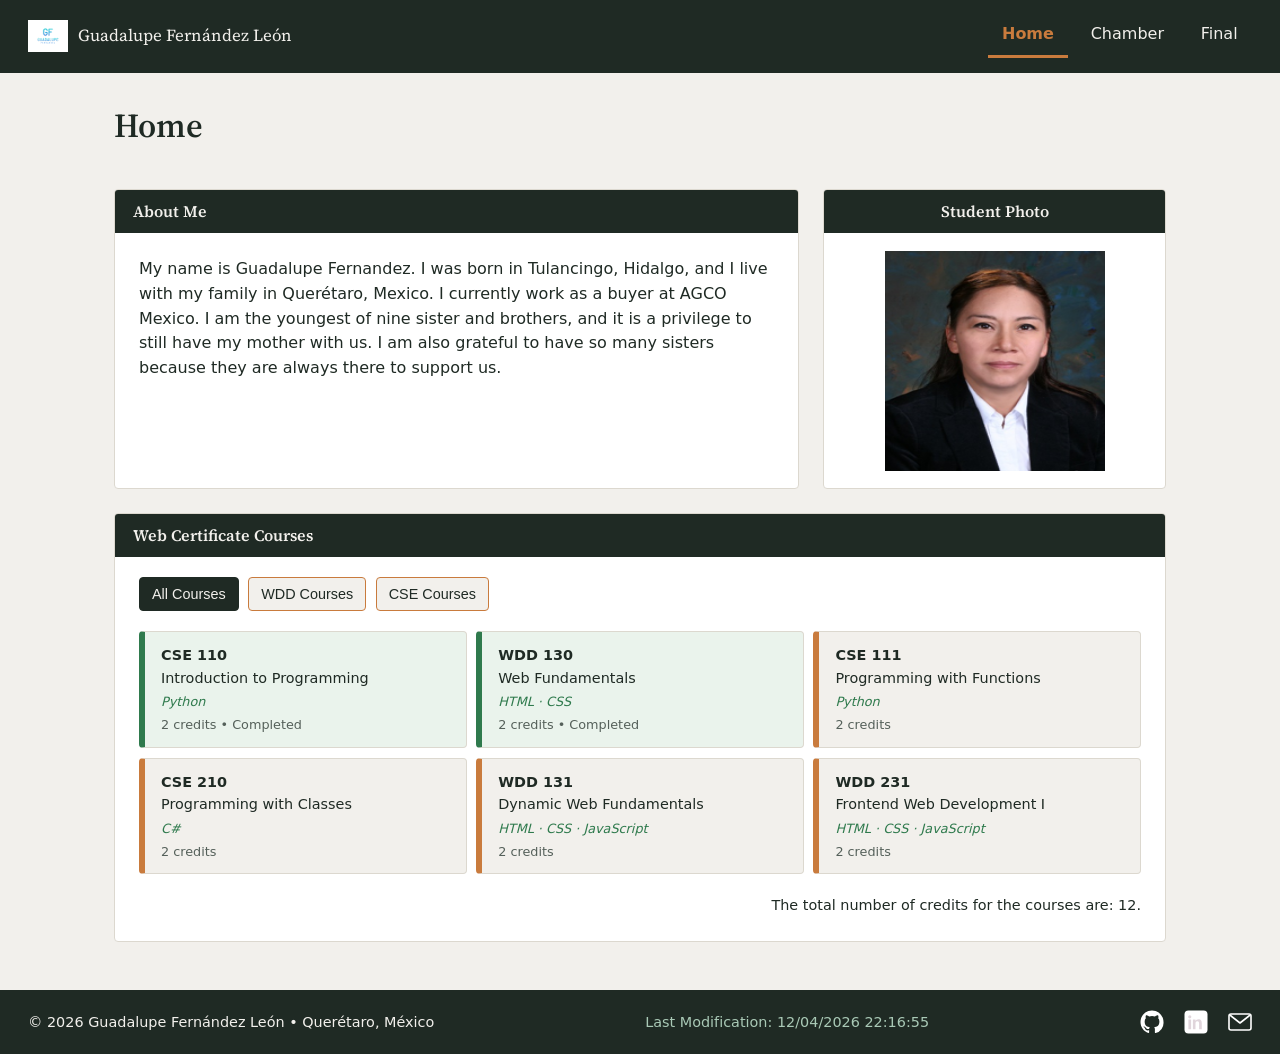
<file: index.html>
<!DOCTYPE html>
<html lang="es">
<head>
  <meta charset="UTF-8" />
  <meta name="viewport" content="width=device-width, initial-scale=1.0" />
  <title>WDD 231 – Home – Guadalupe Fernández León</title>
  <meta name="description" content="WDD 231 - Home page. Guadalupe Fernández León, student profile Web and Computer Programming Certificate." />
  <meta name="author" content="Guadalupe Fernández León" />
  <meta property="og:description" content="Discover a service-oriented, globally-connected Christian church that is led by a prophet of God and seeks to follow Jesus Christ and His restored gospel.">
  <meta property="og:image" content="https://www.churchofjesuschrist.org/imgs/45e59c1c726d11ec9eb5eeeeac1ea79d5f76a9ce/full/!1280%2C674/0/default">
  <meta property="og:title" content="Homepage - The Church of Jesus Christ of Latter-day Saints">

  <link rel="preconnect" href="https://fonts.googleapis.com">
  <link rel="preconnect" href="https://fonts.gstatic.com" crossorigin>
  <link href="https://fonts.googleapis.com/css2?family=Source+Serif+4:opsz,wght@8..60,400;8..60,600;8..60,700&display=swap" rel="stylesheet">

  <link rel="stylesheet" href="styles/small.css" />
  <link rel="stylesheet" href="styles/larger.css" />

  <script src="scripts/navigation.js" defer></script>
  <script src="scripts/date.js" defer></script>
  <script src="scripts/course.js" defer></script>
</head>
<body>

  <header>
    <div class="branding">
      <img src="images/logo-gf.svg" alt="" width="40" height="40" class="logo" />
      <span class="site-name">Guadalupe Fernández León</span>
    </div>

    <button id="hamburger" aria-label="Open Menu" aria-expanded="false" aria-controls="primary-nav">
      <span class="bar"></span>
      <span class="bar"></span>
      <span class="bar"></span>
    </button>

    <nav id="primary-nav">
      <ul>
        <li><a href="index.html" class="current" aria-current="page">Home</a></li>
        <li><a href="chamber/index.html">Chamber</a></li>
        <li><a href="finalproject/index.html">Final</a></li>
      </ul>
    </nav>
  </header>

  <main>
    <h1>Home</h1>

    <section class="card about">
      <h2>About Me</h2>
      <p>
        My name is Guadalupe Fernandez. I was born in Tulancingo, Hidalgo, and I live with my family in Querétaro, Mexico. I currently work as a buyer at AGCO Mexico. I am the youngest of nine sister and brothers, and it is a privilege to still have my mother with us. I am also grateful to have so many sisters because they are always there to support us.
      </p>
    </section>

    <section class="card photo">
      <h2>Student Photo</h2>
      <img src="images/image.png" alt="Guadalupe Fernández León" width="220" height="220" />
    </section>

    <section class="card courses">
      <h2>Web Certificate Courses</h2>

      <div class="filter-buttons">
        <button data-filter="all" class="filter-btn active">All Courses</button>
        <button data-filter="wdd" class="filter-btn">WDD Courses</button>
        <button data-filter="cse" class="filter-btn">CSE Courses</button>
       </div>

      <div id="course-cards" class="course-cards"></div>

      <p id="credit-total"></p>
    </section>

  </main>

  <footer>
    <ul class="social-links">
      <li>
        <a href="https://github.com/lupita1976" target="_blank" rel="noopener" aria-label="GitHub">
          <img src="images/github.svg" alt="" width="24" height="24" />
        </a>
      </li>
      <li>
        <a href="https://www.linkedin.com/in/your-profile" target="_blank" rel="noopener" aria-label="LinkedIn">
          <img src="images/linkedin.svg" alt="" width="24" height="24" />
        </a>
      </li>
      <li>
        <a href="mailto:lupitafd12@gmail.com" aria-label="Mail">
          <img src="images/email.svg" alt="" width="24" height="24" />
        </a>
      </li>
    </ul>

    <p>&copy; <span id="currentyear"></span> Guadalupe Fernández León &bull; Querétaro, México</p>
    <p id="lastModified"></p>
  </footer>

</body>
</html>
</file>
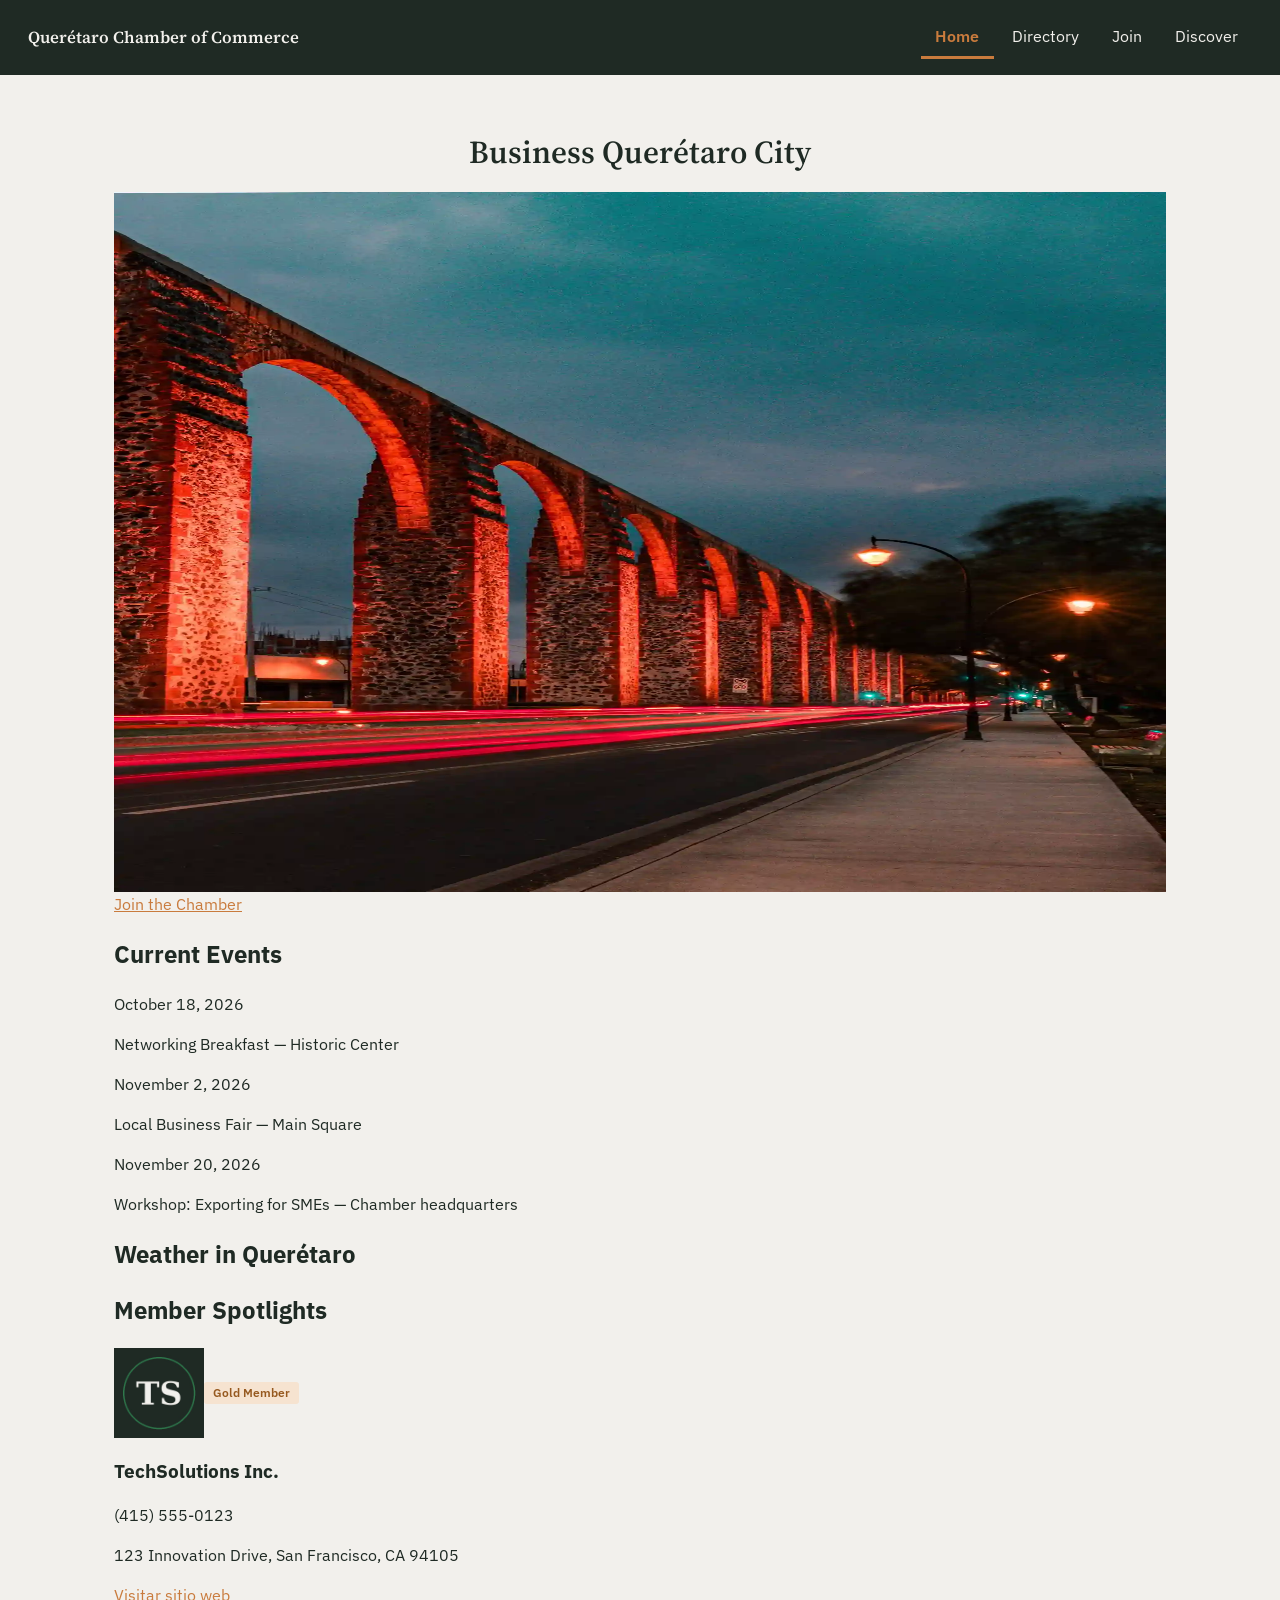
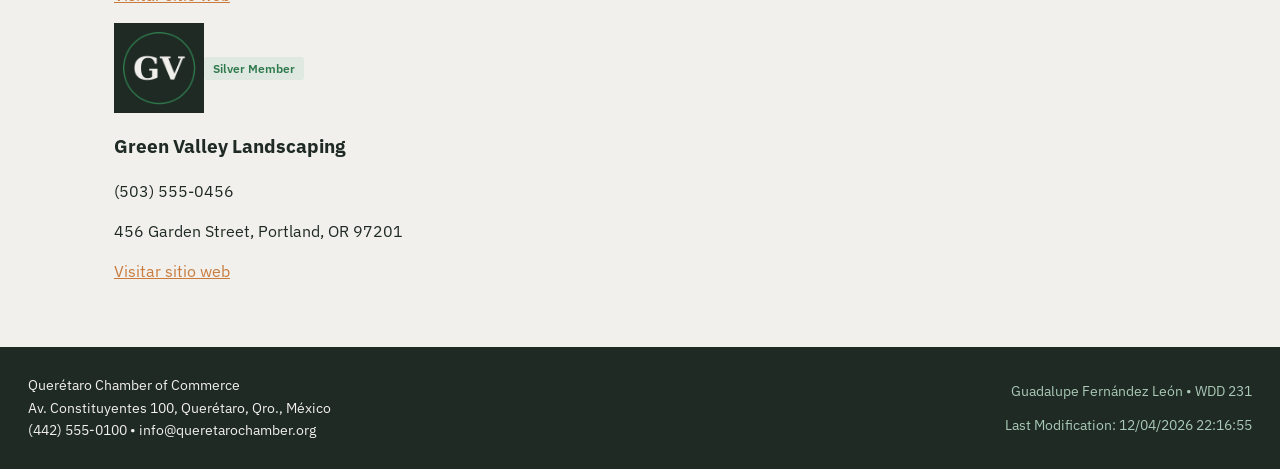
<file: chamber/index.html>
<!DOCTYPE html>
<html lang="es">
<head>
  <meta charset="UTF-8" />
  <meta name="viewport" content="width=device-width, initial-scale=1.0" />

  <title>Querétaro Chamber of Commerce</title>
  <meta name="description" content="Querétaro Chamber of Commerce and wheather and the future events" />
  <meta name="author" content="Guadalupe Fernández León" />

  <link rel="icon" type="image/png" href="images/favicon.png" />
  <link rel="icon" type="image/x-icon" href="images/favicon.ico" />

  
  <meta property="og:title" content="Querétaro Chamber of Commerce" />
  <meta property="og:description" content="Directory of companys in Querétaro Chamber of Commerce and wheather" />
  <meta property="og:image" content="https://lupita1976.github.io/wdd231/chamber/images/chamber-share.jpg" />
  <meta property="og:url" content="https://lupita1976.github.io/wdd231/chamber/index.html" />
  <meta property="og:type" content="website" />

  <link rel="preconnect" href="https://fonts.googleapis.com">
  <link rel="preconnect" href="https://fonts.gstatic.com" crossorigin>
  <link href="https://fonts.googleapis.com/css2?family=Source+Serif+4:opsz,wght@8..60,600;8..60,700&family=IBM+Plex+Sans:wght@400;500;600&display=swap" rel="stylesheet">

  <link rel="stylesheet" href="styles/normalize.css" />
  <link rel="stylesheet" href="styles/small.css" />
  <link rel="stylesheet" href="styles/larger.css" />

  <script src="scripts/home.js" defer></script>
  <script src="scripts/weather.js" defer></script>
  <script src="scripts/spotlights.js" defer></script>

</head>
<body>
  
  <header>
    <div class="branding">
      <span class="site-title">Querétaro Chamber of Commerce</span>
    </div>

    <button id="hamburger" aria-label="Abrir menú de navegación" aria-expanded="false" aria-controls="primary-nav">
      <span class="bar"></span>
      <span class="bar"></span>
      <span class="bar"></span>
    </button>

    <nav id="primary-nav">
      <ul>
        <li><a href="index.html" class="current" aria-current="page">Home</a></li>
        <li><a href="directory.html">Directory</a></li>
        <li><a href="join.html">Join</a></li>
        <li><a href="discover.html">Discover</a></li>
      </ul>
    </nav>
  </header>

  <main class="home-layout">
    <h1>Business Querétaro City</h1>

    <section class="hero">
      <img src="images/aqueduct.webp" alt="Acueducto de Querétaro al atardecer" class="hero-image" width="1600" height="700" />
      <a href="join.html" class="cta-button">Join the Chamber</a>
    </section>

    <section class="panel events-panel">
      <h2>Current Events</h2>
      <ul class="events-list">
        <li>
          <p class="event-date">October 18, 2026</p>
          <p class="event-title">Networking Breakfast &mdash; Historic Center</p>
        </li>
        <li>
          <p class="event-date">November 2, 2026</p>
          <p class="event-title">Local Business Fair &mdash; Main Square</p>
        </li>
        <li>
          <p class="event-date">November 20, 2026</p>
          <p class="event-title">Workshop: Exporting for SMEs &mdash; Chamber headquarters</p>
        </li>
      </ul>
    </section>

    <section class="panel" id="weather-section">
      <h2>Weather in Querétaro</h2>
      <div id="current-weather"></div>
      <div id="forecast" class="forecast-grid"></div>
    </section>

    <section class="panel spotlights-panel">
      <h2>Member Spotlights</h2>
      <div id="spotlights" class="spotlights-grid"></div>
    </section>

  </main>

  <footer>
    <div class="footer-contact">
      <p>Querétaro Chamber of Commerce</p>
      <p>Av. Constituyentes 100, Querétaro, Qro., México</p>
      <p>(442) 555-0100 &bull; info@queretarochamber.org</p>
    </div>
    <div class="footer-dev">
      <p>Guadalupe Fernández León &bull; WDD 231</p>
      <p id="lastModified"></p>
    </div>
  </footer>

</body>
</html>
</file>
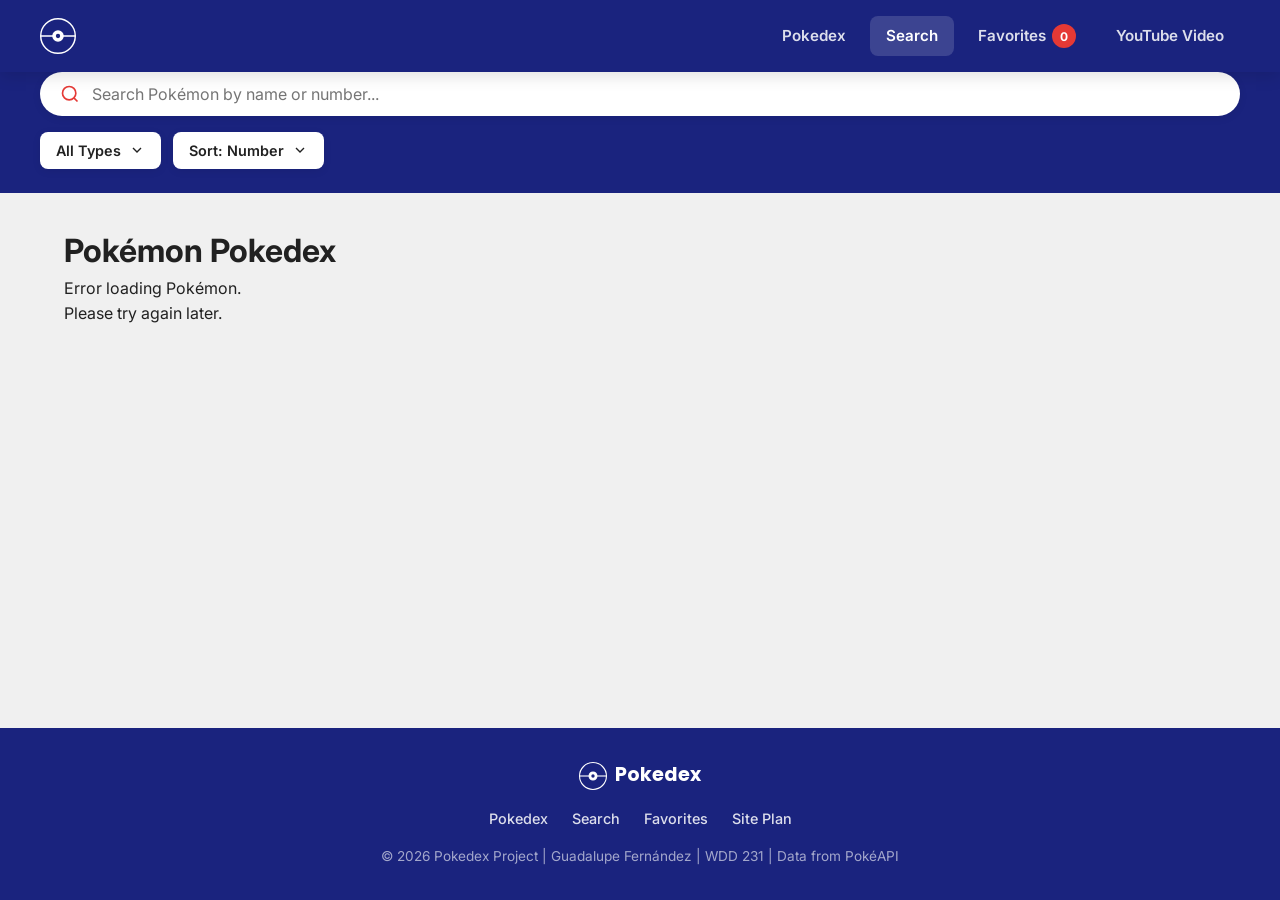
<file: finalproject/index.html>
<!DOCTYPE html>
<html lang="en">
<head>
    
    <meta charset="UTF-8">
    <meta name="viewport" content="width=device-width, initial-scale=1.0">
    <meta name="description" content="Pokedex - Browse and search all Pokémon, final project for WDD 231 by Guadalupe Fernández León">
    <meta name="author" content="Guadalupe Fernández" />
    <!-- Open Graph tags -->
    <meta property="og:title" content="Pokedex - Browse and search all Pokémon">
    <meta property="og:description" content="Interactive Pokedex application using PokéAPI, allowing users to browse, search, and filter Pokémon by name, number, and type.">
    <meta property="og:image" content="https://lupita1976.github.io/wdd231/finalproject/images/pokedex-preview.png">
    <meta property="og:url" content="https://lupita1976.github.io/wdd231/finalproject/index.html">
    <meta property="og:type" content="website">
    
    <!-- Google Fonts preconnect -->
    <link rel="preconnect" href="https://fonts.googleapis.com">
    <link rel="preconnect" href="https://fonts.gstatic.com" crossorigin>
    <link href="https://fonts.googleapis.com/css2?family=Inter:wght@400;600;700&family=Poppins:wght@700;800&display=swap" rel="stylesheet">
    
    <!-- CSS files -->
    <link rel="stylesheet" href="styles/poke.css">
    <link rel="stylesheet" href="styles/detail.css">
    <link type="image/png" sizes="16x16" rel="icon" href="images/pokemon.png">
    <title>Pokedex WDD 231 - Final Project</title>


   
    <script src="scripts/main.js" defer></script>
    <script src="scripts/search.js" defer></script>
</head>
<body>

    
    <header class="site-header">
        <div class="header-container">
            <a href="index.html" class="logo">
                <svg class="pokeball-icon" viewBox="0 0 100 100" width="36" height="36">
                    <circle cx="50" cy="50" r="48" fill="none" stroke="#fff" stroke-width="4"/>
                    <line x1="2" y1="50" x2="98" y2="50" stroke="#fff" stroke-width="4"/>
                    <circle cx="50" cy="50" r="14" fill="#fff" stroke="#fff" stroke-width="4"/>
                    <circle cx="50" cy="50" r="6" fill="#1a237e"/>
                </svg>
                
            </a>

            <!-- Hamburger button for mobile -->
            <button class="hamburger-btn" id="hamburgerBtn" aria-label="Toggle menu" aria-expanded="false">
                <span class="hamburger-line"></span>
                <span class="hamburger-line"></span>
                <span class="hamburger-line"></span>
            </button>

            <nav class="main-nav" id="mainNav">
                <a href="index.html" class="nav-link">Pokedex</a>
                <a href="search.html" class="nav-link active">Search</a>
                <a href="favorites.html" class="nav-link">
                    Favorites
                    <span class="fav-count" id="favCount">0</span>
                </a>
                <a href="https://www.youtube.com/watch?v=3Y9JUWeimSM" class="nav-link">YouTube Video</a>
            </nav>
        </div>
    </header>

    
    <section class="search-section">
        <div class="search-container">
            <div class="search-box">
                <svg class="search-icon" viewBox="0 0 24 24" width="20" height="20" fill="none" stroke="currentColor" stroke-width="2">
                    <circle cx="11" cy="11" r="8"/>
                    <line x1="21" y1="21" x2="16.65" y2="16.65"/>
                </svg>
                <input type="text" id="searchInput" placeholder="Search Pokémon by name or number..." aria-label="Search Pokémon">
            </div>

            <div class="filter-controls">
                
                <div class="filter-dropdown">
                    <button class="filter-btn" id="typeFilterBtn" aria-expanded="false" aria-controls="typeDropdown">
                        <span id="typeFilterLabel">All Types</span>
                        <svg viewBox="0 0 24 24" width="16" height="16" fill="none" stroke="currentColor" stroke-width="2">
                            <polyline points="6 9 12 15 18 9"/>
                        </svg>
                    </button>
                    <div class="dropdown-menu" id="typeDropdown" role="listbox">
                        <button class="dropdown-item active" data-type="all" role="option">All Types</button>
                        <button class="dropdown-item" data-type="normal" role="option">Normal</button>
                        <button class="dropdown-item" data-type="fire" role="option">Fire</button>
                        <button class="dropdown-item" data-type="water" role="option">Water</button>
                        <button class="dropdown-item" data-type="grass" role="option">Grass</button>
                        <button class="dropdown-item" data-type="electric" role="option">Electric</button>
                        <button class="dropdown-item" data-type="ice" role="option">Ice</button>
                        <button class="dropdown-item" data-type="fighting" role="option">Fighting</button>
                        <button class="dropdown-item" data-type="poison" role="option">Poison</button>
                        <button class="dropdown-item" data-type="ground" role="option">Ground</button>
                        <button class="dropdown-item" data-type="flying" role="option">Flying</button>
                        <button class="dropdown-item" data-type="psychic" role="option">Psychic</button>
                        <button class="dropdown-item" data-type="bug" role="option">Bug</button>
                        <button class="dropdown-item" data-type="rock" role="option">Rock</button>
                        <button class="dropdown-item" data-type="ghost" role="option">Ghost</button>
                        <button class="dropdown-item" data-type="dragon" role="option">Dragon</button>
                        <button class="dropdown-item" data-type="dark" role="option">Dark</button>
                        <button class="dropdown-item" data-type="steel" role="option">Steel</button>
                        <button class="dropdown-item" data-type="fairy" role="option">Fairy</button>
                    </div>
                </div>

                
                <div class="filter-dropdown">
                    <button class="filter-btn" id="sortBtn" aria-expanded="false" aria-controls="sortDropdown">
                        <span id="sortLabel">Sort: Number</span>
                        <svg viewBox="0 0 24 24" width="16" height="16" fill="none" stroke="currentColor" stroke-width="2">
                            <polyline points="6 9 12 15 18 9"/>
                        </svg>
                    </button>
                    <div class="dropdown-menu" id="sortDropdown">
                        <button class="dropdown-item active" data-sort="number">Number</button>
                        <button class="dropdown-item" data-sort="name">Name</button>
                    </div>
                </div>
            </div>
        </div>
    </section>

   
    <main class="pokedex-main">
        <img src="images/pokedex-preview.png" 
         alt="Pokedex application showing a grid of Pokémon cards with search and filter options"
         class="sr-only"
         width="1200" 
         height="400">

        <h1 class="page-title">Pokémon Pokedex</h1>
        <div class="pokemon-grid" id="pokemonGrid" role="list">
            <!-- Cards injected by JS -->
        </div>
        <div class="loading" id="loading">
            <div class="pokeball-spinner"></div>
            <p>Loading Pokémon...</p>
        </div>
        <div class="no-results" id="noResults" hidden>
            <p>No Pokémon found. Try a different search or filter.</p>
        </div>
    </main>

    
    <footer class="site-footer">
        <div class="footer-container">
            <div class="footer-brand">
                <svg class="pokeball-icon" viewBox="0 0 100 100" width="28" height="28">
                    <circle cx="50" cy="50" r="48" fill="none" stroke="#fff" stroke-width="4"/>
                    <line x1="2" y1="50" x2="98" y2="50" stroke="#fff" stroke-width="4"/>
                    <circle cx="50" cy="50" r="14" fill="#fff" stroke="#fff" stroke-width="4"/>
                    <circle cx="50" cy="50" r="6" fill="#1a237e"/>
                </svg>
                <span>Pokedex</span>
            </div>
            <nav class="footer-nav">
                <a href="index.html">Pokedex</a>
                <a href="search.html">Search</a>
                <a href="favorites.html">Favorites</a>
                <a href="siteplan.html">Site Plan</a>
            </nav>
            <p class="footer-copy">
                &copy; 2026 Pokedex Project | Guadalupe Fernández | WDD 231 | Data from
                <a href="https://pokeapi.co/" target="_blank" rel="noopener">PokéAPI</a>
            </p>
        </div>
    </footer>

    
</body>
</html>
</file>
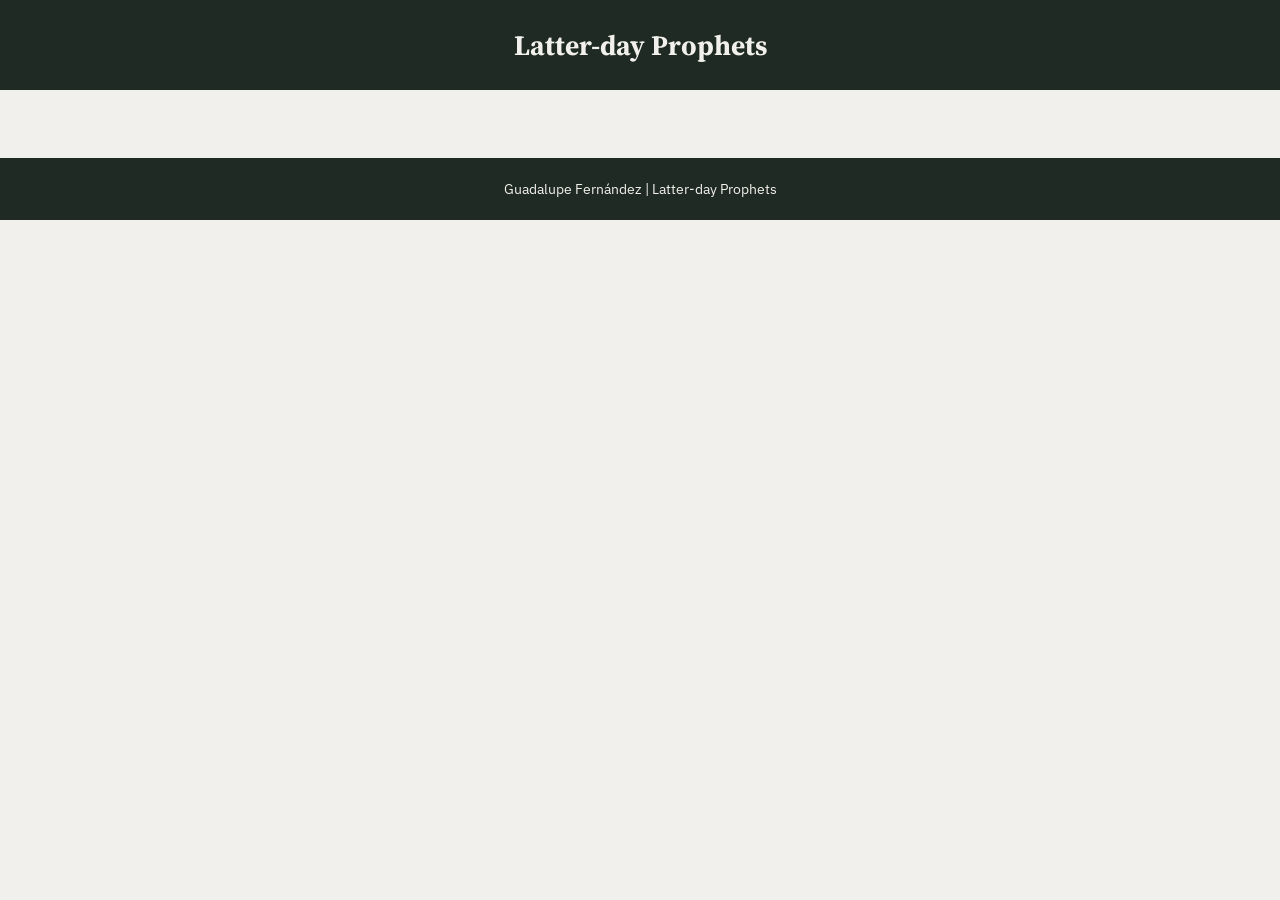
<file: prophets.html>
<!DOCTYPE html>
<html lang="es">
<head>
  <meta charset="UTF-8" />
  <meta name="viewport" content="width=device-width, initial-scale=1.0" />
  <title>Latter-day Prophets – Guadalupe Fernández</title>
  <meta name="description" content="WDD 231 - Latter-day Prophets. Dinamic web to practice the API use." />
  <meta name="author" content="Guadalupe Fernández" />

  <link rel="preconnect" href="https://fonts.googleapis.com">
  <link rel="preconnect" href="https://fonts.gstatic.com" crossorigin>
  <link href="https://fonts.googleapis.com/css2?family=Source+Serif+4:opsz,wght@8..60,600;8..60,700&family=IBM+Plex+Sans:wght@400;500;600&display=swap" rel="stylesheet">

  <link rel="stylesheet" href="styles/prophets.css" />
  <script src="scripts/prophets.js" defer></script>
</head>
<body>

  <header>
    <h1>Latter-day Prophets</h1>
  </header>

  <main>
    <div id="cards"></div>
  </main>

  <footer>
    Guadalupe Fernández | Latter-day Prophets
  </footer>

</body>
</html>
</file>
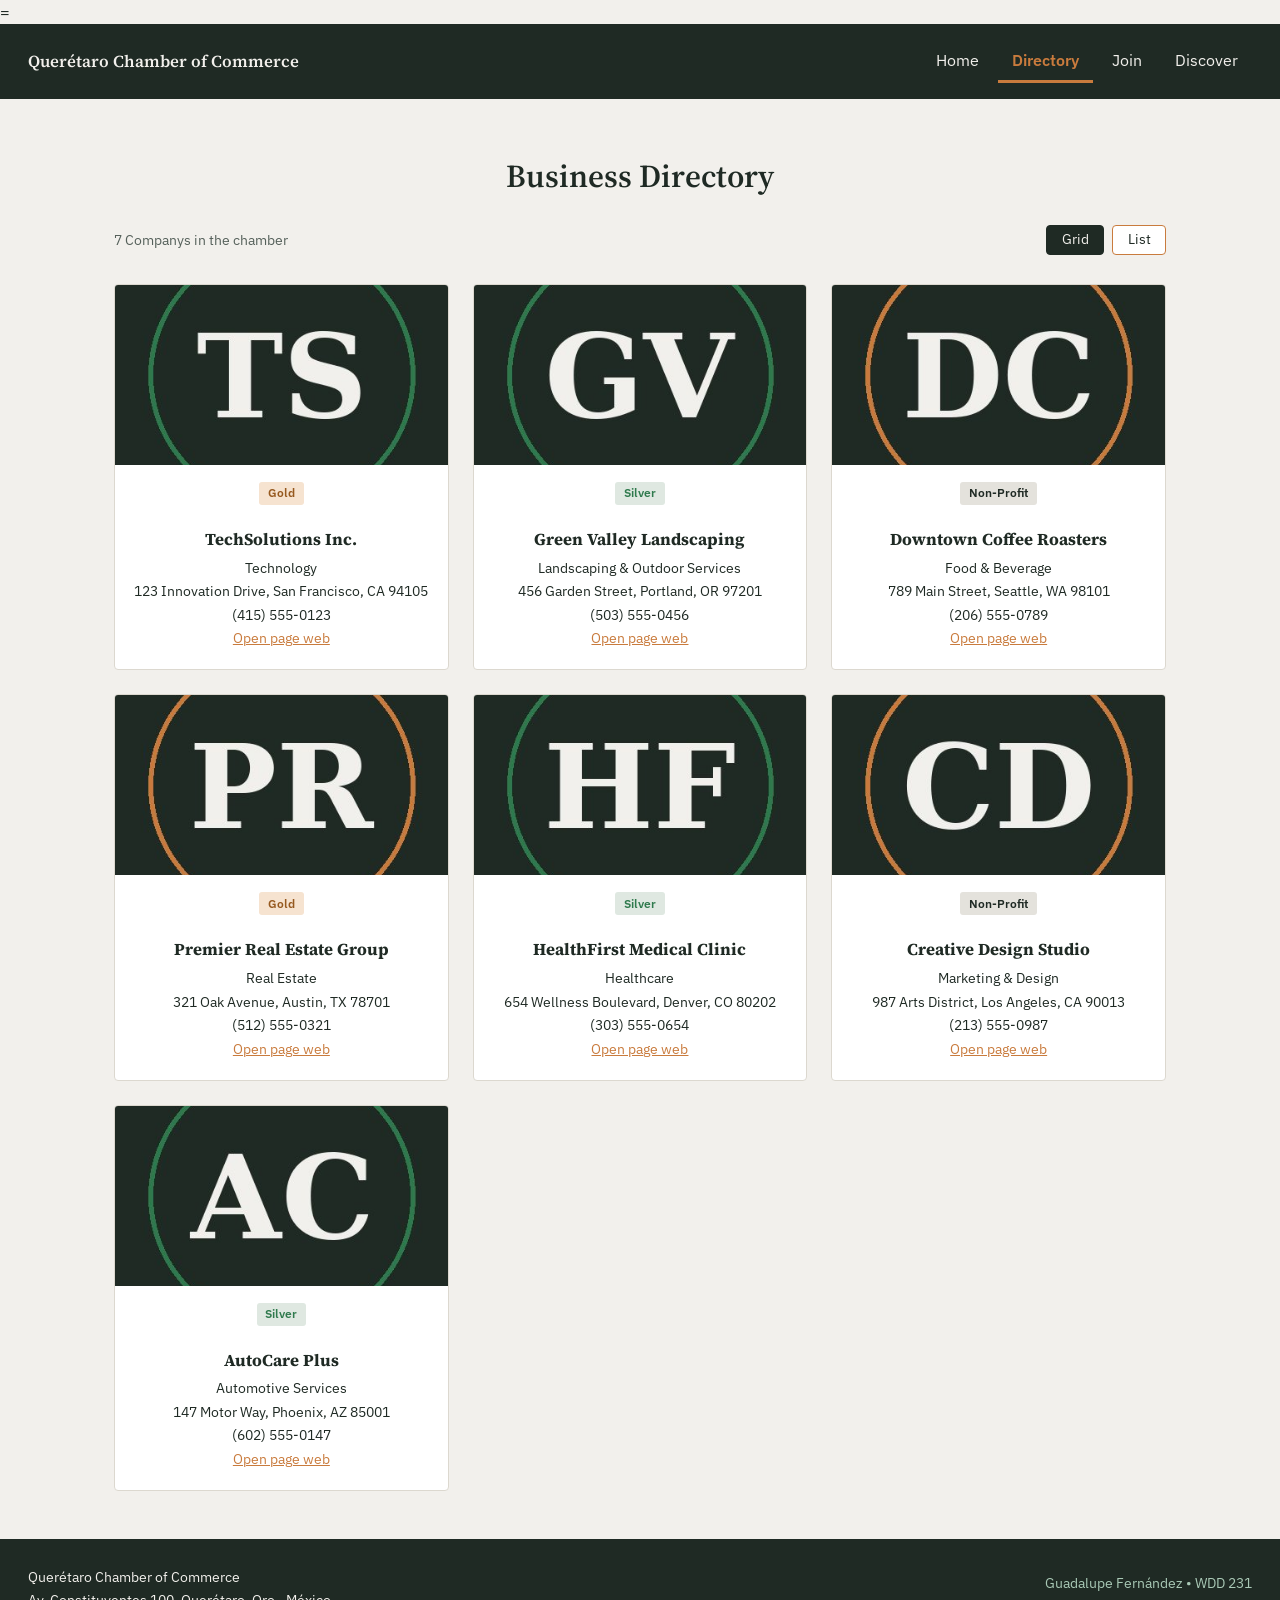
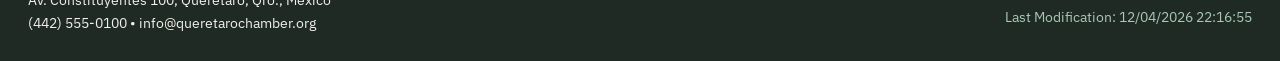
<file: chamber/directory.html>
<!DOCTYPE html>
<html lang="es">
<head>
  <meta charset="UTF-8" />
  <meta name="viewport" content="width=device-width, initial-scale=1.0" />

  <title>Directory – Querétaro Chamber of Commerce</title>
  <meta name="description" content="Directory of the companys in the Querétaro Chamber of Commerce." />
  <meta name="author" content="Guadalupe Fernández León" />

  <link rel="icon" type="image/png" href="images/favicon.png" />
  <link rel="icon" type="image/x-icon" href="images/favicon.ico" />

  <!-- Facebook / Open Graph -->
  =<meta property="og:title" content="Directory – Querétaro Chamber of Commerce" />
  <meta property="og:description" content="Directory of the companys in the Querétaro Chamber of Commerce" />
  <meta property"og:image" content="https://lupita1976.github.io/wdd231/chamber/images/chamber-share.jpg" />
  <meta property="og:url" content="https://lupita1976.github.io/wdd231/chamber/directory.html" />
  <meta property="og:type" content="website" />

  <link rel="preconnect" href="https://fonts.googleapis.com">
  <link rel="preconnect" href="https://fonts.gstatic.com" crossorigin>
  <link href="https://fonts.googleapis.com/css2?family=Source+Serif+4:opsz,wght@8..60,600;8..60,700&family=IBM+Plex+Sans:wght@400;500;600&display=swap" rel="stylesheet">

  <link rel="stylesheet" href="styles/normalize.css" />
  <link rel="stylesheet" href="styles/small.css" />
  <link rel="stylesheet" href="styles/larger.css" />

  <script src="scripts/directory.js" defer></script>
</head>
<body>

  <header>
    <div class="branding">
      <span class="site-title">Querétaro Chamber of Commerce</span>
    </div>

    <button id="hamburger" aria-label="Abrir menú de navegación" aria-expanded="false" aria-controls="primary-nav">
      <span class="bar"></span>
      <span class="bar"></span>
      <span class="bar"></span>
    </button>

    <nav id="primary-nav">
      <ul>
        <li><a href="index.html">Home</a></li>
        <li><a href="directory.html" class="current" aria-current="page">Directory</a></li>
        <li><a href="join.html">Join</a></li>
        <li><a href="discover.html">Discover</a></li>
      </ul>
    </nav>
  </header>

  <main>
    <h1>Business Directory</h1>

    <div class="controls">
      <p id="member-count"></p>
      <div class="view-toggle" role="group" aria-label="Vista del directorio">
        <button id="grid-btn" class="view-btn active" aria-pressed="true">Grid</button>
        <button id="list-btn" class="view-btn" aria-pressed="false">List</button>
      </div>
    </div>

    <section id="directory" class="grid-view"></section>
  </main>

  <footer>
    <div class="footer-contact">
      <p>Querétaro Chamber of Commerce</p>
      <p>Av. Constituyentes 100, Querétaro, Qro., México</p>
      <p>(442) 555-0100 &bull; info@queretarochamber.org</p>
    </div>
    <div class="footer-dev">
      <p>Guadalupe Fernández &bull; WDD 231</p>
      <p id="lastModified"></p>
    </div>
  </footer>

</body>
</html>
</file>
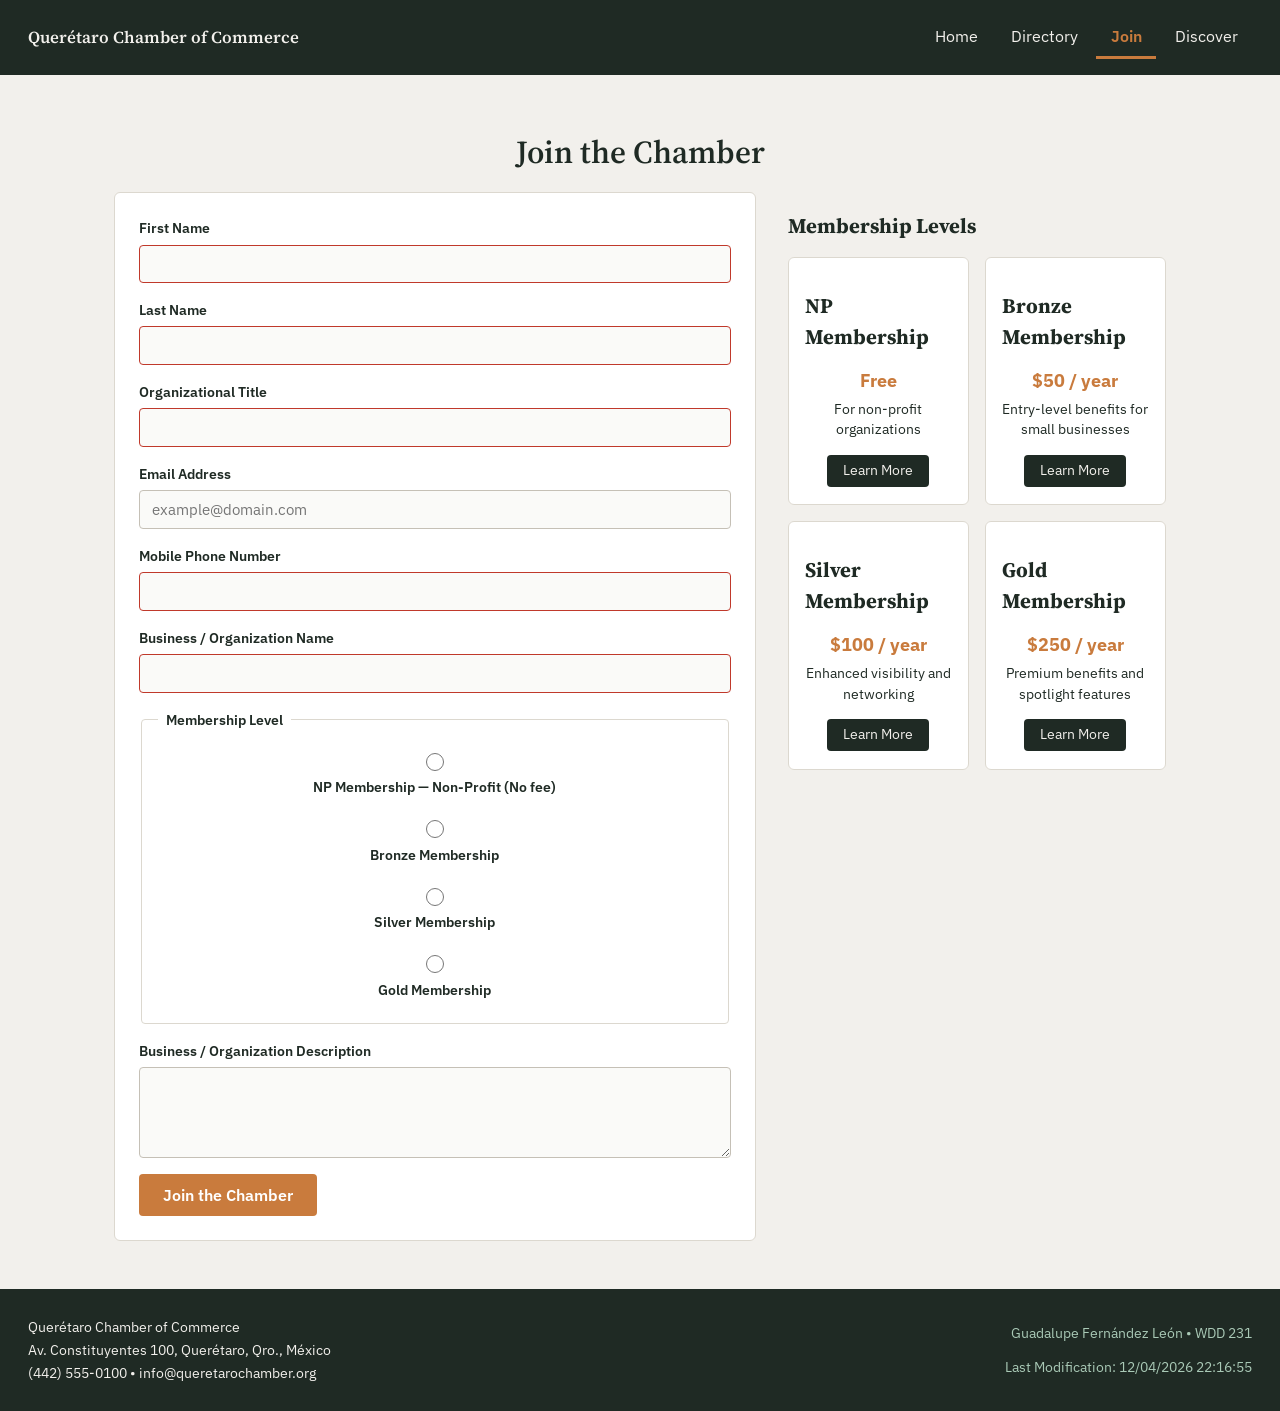
<file: chamber/join.html>
<!DOCTYPE html>
<html lang="en">
<head>
    <meta charset="UTF-8" />
    <meta name="viewport" content="width=device-width, initial-scale=1.0" />

    <title>Join – Querétaro Chamber of Commerce</title>
    <meta name="description" content="Join the Querétaro Chamber of Commerce and all the information regarding the commerce chamber in Querétaro and all the news and events." />
    <meta name="author" content="Guadalupe Fernández León" />

    <link rel="icon" type="image/png" href="images/favicon.png" />
    <link rel="icon" type="image/x-icon" href="images/favicon.ico" />

    
    <meta property="og:title" content="Join – Querétaro Chamber of Commerce." />
    <meta property="og:description" content="Join the Querétaro Chamber of Commerce to get all the information regarding the commerce chamber in Querétaro and all the news and events." />
    <meta property="og:image" content="https://lupita1976.github.io/wdd231/chamber/images/chamber-share.jpg" />
    <meta property="og:url" content="https://lupita1976.github.io/wdd231/chamber/join.html" />
    <meta property="og:type" content="website" />

    <link rel="preconnect" href="https://fonts.googleapis.com">
    <link rel="preconnect" href="https://fonts.gstatic.com" crossorigin>
    <link href="https://fonts.googleapis.com/css2?family=Source+Serif+4:opsz,wght@8..60,600;8..60,700&family=IBM+Plex+Sans:wght@400;500;600&display=swap" rel="stylesheet">

    <link rel="stylesheet" href="styles/normalize.css">
    <link rel="stylesheet" href="styles/small.css">
    <link rel="stylesheet" href="styles/larger.css">
    <link rel="stylesheet" href="styles/join.css">

    <script src="scripts/home.js" defer></script>
    <script src="scripts/join.js" defer></script>
</head>
<body>

    <header>
        <div class="site-title">Querétaro Chamber of Commerce</div>
        <button id="hamburger" aria-expanded="false" aria-controls="primary-nav" aria-label="Toggle navigation menu">
            <span class="bar"></span>
            <span class="bar"></span>
            <span class="bar"></span>
        </button>
        <nav id="primary-nav">
            <ul>
                <li><a href="index.html">Home</a></li>
                <li><a href="directory.html">Directory</a></li>
                <li><a href="join.html" class="current">Join</a></li>
                <li><a href="discover.html">Discover</a></li>
            </ul>
        </nav>
    </header>

    <main>
        <h1>Join the Chamber</h1>

        <div class="join-layout">
            <!-- Form Section -->
            <section class="form-section">
                <form method="get" action="thankyou.html" id="join-form">

                    <label>
                        First Name
                        <input type="text" name="firstname" required autocomplete="given-name" title="Enter your first name">
                    </label>

                    <label>
                        Last Name
                        <input type="text" name="lastname" required autocomplete="family-name" title="Enter your last name">
                    </label>

                    <label>
                        Organizational Title
                        <input type="text" name="orgtitle" autocomplete="organization-title"
                               title="Your title within the organization (letters, hyphens, spaces only, min 7 characters)"
                               pattern="[A-Za-z\s\-]{7,}" required>
                    </label>

                    <label>
                        Email Address
                        <input type="email" name="email" required autocomplete="email"
                               title="Enter your email address"
                               placeholder="example@domain.com">
                    </label>

                    <label>
                        Mobile Phone Number
                        <input type="tel" name="mobile" required autocomplete="tel"
                               title="Enter your mobile phone number">
                    </label>

                    <label>
                        Business / Organization Name
                        <input type="text" name="orgname" required autocomplete="organization"
                               title="Enter your business or organization name">
                    </label>

                    <fieldset class="membership-fieldset">
                        <legend>Membership Level</legend>

                        <label class="radio-label">
                            <input type="radio" name="level" value="np" required>
                            NP Membership — Non-Profit (No fee)
                        </label>

                        <label class="radio-label">
                            <input type="radio" name="level" value="bronze">
                            Bronze Membership
                        </label>

                        <label class="radio-label">
                            <input type="radio" name="level" value="silver">
                            Silver Membership
                        </label>

                        <label class="radio-label">
                            <input type="radio" name="level" value="gold">
                            Gold Membership
                        </label>
                    </fieldset>

                    <label>
                        Business / Organization Description
                        <textarea name="description" title="Describe your business or organization" rows="4"></textarea>
                    </label>

                    <input type="hidden" name="timestamp" id="timestamp">

                    <input type="submit" value="Join the Chamber">

                </form>
            </section>

            <!-- Membership Cards Section -->
            <aside class="cards-section">
                <h2>Membership Levels</h2>

                <div class="membership-cards">
                    <!-- CORREGIDO: Se eliminó style="--delay..." y se usaron las clases delay-1, delay-2, etc. -->
                    <div class="member-card fade-in-card delay-1">
                        <div class="card-body">
                            <h2>NP Membership</h2>
                            <p class="price">Free</p>
                            <p>For non-profit organizations</p>
                            <button type="button" class="modal-trigger" data-modal="modal-np">Learn More</button>
                        </div>
                    </div>

                    <div class="member-card fade-in-card delay-2">
                        <div class="card-body">
                            <h2>Bronze Membership</h2>
                            <p class="price">$50 / year</p>
                            <p>Entry-level benefits for small businesses</p>
                            <button type="button" class="modal-trigger" data-modal="modal-bronze">Learn More</button>
                        </div>
                    </div>

                    <div class="member-card fade-in-card delay-3">
                        <div class="card-body">
                            <h2>Silver Membership</h2>
                            <p class="price">$100 / year</p>
                            <p>Enhanced visibility and networking</p>
                            <button type="button" class="modal-trigger" data-modal="modal-silver">Learn More</button>
                        </div>
                    </div>

                    <div class="member-card fade-in-card delay-4">
                        <div class="card-body">
                            <h2>Gold Membership</h2>
                            <p class="price">$250 / year</p>
                            <p>Premium benefits and spotlight features</p>
                            <button type="button" class="modal-trigger" data-modal="modal-gold">Learn More</button>
                        </div>
                    </div>
                </div>
            </aside>
        </div>
    </main>

    <!-- Modals -->
    <div id="modal-np" class="modal-overlay" role="dialog" aria-modal="true" aria-labelledby="modal-np-title">
        <div class="modal-content">
            <button class="modal-close" aria-label="Close modal">&times;</button>
            <h2 id="modal-np-title">NP Membership — Non-Profit</h2>
            <p class="modal-price">Cost: Free</p>
            <ul>
                <li>Listing in the Chamber directory</li>
                <li>Access to monthly newsletter</li>
                <li>Invitation to open community events</li>
                <li>Networking opportunities with local businesses</li>
            </ul>
        </div>
    </div>

    <div id="modal-bronze" class="modal-overlay" role="dialog" aria-modal="true" aria-labelledby="modal-bronze-title">
        <div class="modal-content">
            <button class="modal-close" aria-label="Close modal">&times;</button>
            <h2 id="modal-bronze-title">Bronze Membership</h2>
            <p class="modal-price">Cost: $50 / year</p>
            <ul>
                <li>All NP benefits included</li>
                <li>10% discount on Chamber events</li>
                <li>Logo on the Chamber website</li>
                <li>Access to business training workshops</li>
            </ul>
        </div>
    </div>

    <div id="modal-silver" class="modal-overlay" role="dialog" aria-modal="true" aria-labelledby="modal-silver-title">
        <div class="modal-content">
            <button class="modal-close" aria-label="Close modal">&times;</button>
            <h2 id="modal-silver-title">Silver Membership</h2>
            <p class="modal-price">Cost: $100 / year</p>
            <ul>
                <li>All Bronze benefits included</li>
                <li>20% discount on Chamber events</li>
                <li>Featured in monthly spotlight (rotating)</li>
                <li>Free advertising in Chamber newsletter</li>
                <li>Priority seating at networking events</li>
            </ul>
        </div>
    </div>

    <div id="modal-gold" class="modal-overlay" role="dialog" aria-modal="true" aria-labelledby="modal-gold-title">
        <div class="modal-content">
            <button class="modal-close" aria-label="Close modal">&times;</button>
            <h2 id="modal-gold-title">Gold Membership</h2>
            <p class="modal-price">Cost: $250 / year</p>
            <ul>
                <li>All Silver benefits included</li>
                <li>Permanent spotlight on home page</li>
                <li>50% discount on all Chamber events</li>
                <li>Exclusive access to executive training</li>
                <li>Free booth at the Local Business Fair</li>
                <li>Direct line to Chamber leadership</li>
            </ul>
        </div>
    </div>

    <footer>
        <div class="footer-contact">
            <p>Querétaro Chamber of Commerce</p>
            <p>Av. Constituyentes 100, Querétaro, Qro., México</p>
            <p>(442) 555-0100 • info@queretarochamber.org</p>
        </div>
        <div class="footer-dev">
            <p>Guadalupe Fernández León • WDD 231</p>
            <p id="lastModified"></p>
        </div>
    </footer>

</body>
</html>
</file>
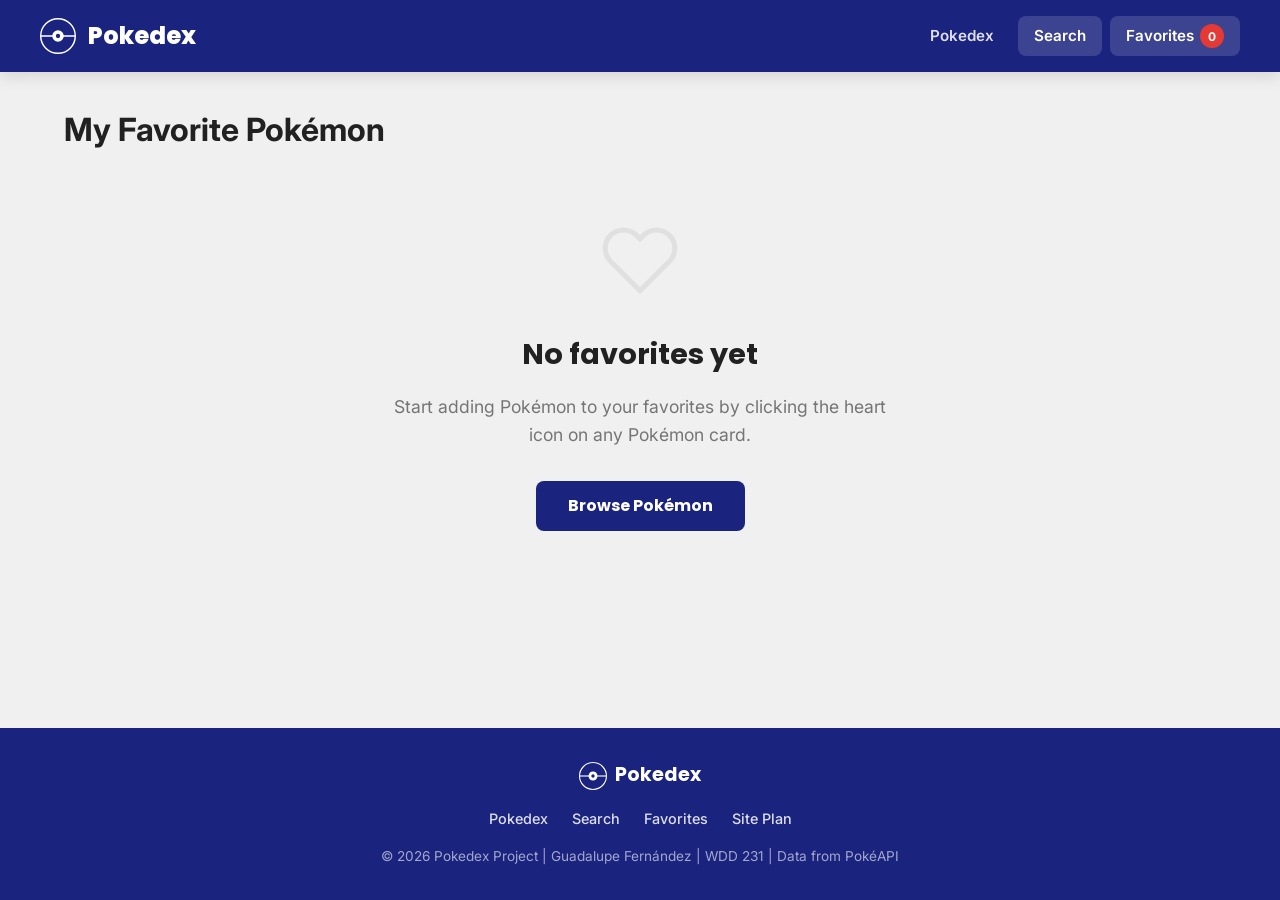
<file: finalproject/favorites.html>
<!DOCTYPE html>
<html lang="en">
<head>
    <meta charset="UTF-8">
    <meta name="viewport" content="width=device-width, initial-scale=1.0">
    <meta name="description" content="Your favorite Pokémon collection, final project for WDD 231 by Guadalupe Fernández León">
    <meta name="author" content="Guadalupe Fernández" />
    
    <!-- Open Graph tags -->
    <meta property="og:title" content="My Favorites - Pokedex">
    <meta property="og:description" content="Collection of favorite Pokémon, this is the favorites page of the Pokedex application, final project for WDD 231 by Guadalupe Fernández León">
    <meta property="og:image" content="https://lupita1976.github.io/wdd231/finalproject/images/pokedex-preview.png">
    <meta property="og:url" content="https://lupita1976.github.io/wdd231/finalproject/favorites.html">
    <meta property="og:type" content="website">
    
    <!-- Google Fonts preconnect -->
    <link rel="preconnect" href="https://fonts.googleapis.com">
    <link rel="preconnect" href="https://fonts.gstatic.com" crossorigin>
    <link href="https://fonts.googleapis.com/css2?family=Inter:wght@400;600;700&family=Poppins:wght@700;800&display=swap" rel="stylesheet">
    
    <!-- CSS files -->
    <link rel="stylesheet" href="styles/poke.css">
    <link rel="stylesheet" href="styles/detail.css">
    <link type="image/png" sizes="16x16" rel="icon" href="images/pokemon.png">
    
    <title>My Favorites - Pokedex WDD 231 Final Project</title>

    <script src="scripts/favorites.js" defer></script>
</head>
<body>

    <!-- ===== HEADER ===== -->
    <header class="site-header">
        <div class="header-container">
            <a href="index.html" class="logo">
                <svg class="pokeball-icon" viewBox="0 0 100 100" width="36" height="36">
                    <circle cx="50" cy="50" r="48" fill="none" stroke="#fff" stroke-width="4"/>
                    <line x1="2" y1="50" x2="98" y2="50" stroke="#fff" stroke-width="4"/>
                    <circle cx="50" cy="50" r="14" fill="#fff" stroke="#fff" stroke-width="4"/>
                    <circle cx="50" cy="50" r="6" fill="#1a237e"/>
                </svg>
                <span class="logo-text">Pokedex</span>
            </a>

            <nav class="main-nav">
                <a href="index.html" class="nav-link">Pokedex</a>
                <a href="search.html" class="nav-link active">Search</a>
                <a href="favorites.html" class="nav-link active">
                    Favorites
                    <span class="fav-count" id="favCount">0</span>
                </a>
            </nav>
        </div>
    </header>

    <!-- ===== MAIN CONTENT ===== -->
    <main class="pokedex-main">
        <h1 class="page-title">My Favorite Pokémon</h1>

        <!-- Imagen oculta para el checker -->
        <img src="images/pokedex-preview.png" 
             alt="Pokedex favorites page showing saved Pokémon collection"
             class="sr-only"
             width="1200" 
             height="400">

        <!-- Empty state -->
        <div class="empty-state" id="emptyState" hidden>
            <svg class="empty-icon" viewBox="0 0 24 24" width="80" height="80" fill="none" stroke="currentColor" stroke-width="1.5">
                <path d="M20.84 4.61a5.5 5.5 0 0 0-7.78 0L12 5.67l-1.06-1.06a5.5 5.5 0 0 0-7.78 7.78l1.06 1.06L12 21.23l7.78-7.78 1.06-1.06a5.5 5.5 0 0 0 0-7.78z"/>
            </svg>
            <h2>No favorites yet</h2>
            <p>Start adding Pokémon to your favorites by clicking the heart icon on any Pokémon card.</p>
            <a href="index.html" class="cta-button">Browse Pokémon</a>
        </div>

        <!-- Favorites grid -->
        <div class="pokemon-grid" id="favoritesGrid" role="list">
            <!-- Favorites injected by JS -->
        </div>

        <div class="loading" id="loading">
            <div class="pokeball-spinner"></div>
            <p>Loading favorites...</p>
        </div>
    </main>

    <!-- ===== FOOTER ===== -->
    <footer class="site-footer">
        <div class="footer-container">
            <div class="footer-brand">
                <svg class="pokeball-icon" viewBox="0 0 100 100" width="28" height="28">
                    <circle cx="50" cy="50" r="48" fill="none" stroke="#fff" stroke-width="4"/>
                    <line x1="2" y1="50" x2="98" y2="50" stroke="#fff" stroke-width="4"/>
                    <circle cx="50" cy="50" r="14" fill="#fff" stroke="#fff" stroke-width="4"/>
                    <circle cx="50" cy="50" r="6" fill="#1a237e"/>
                </svg>
                <span>Pokedex</span>
            </div>
            <nav class="footer-nav">
                <a href="index.html">Pokedex</a>
                <a href="search.html">Search</a>
                <a href="favorites.html">Favorites</a>
                <a href="siteplan.html">Site Plan</a>
            </nav>
            <p class="footer-copy">
                &copy; 2026 Pokedex Project | Guadalupe Fernández | WDD 231 | Data from
                <a href="https://pokeapi.co/" target="_blank" rel="noopener">PokéAPI</a>
            </p>
        </div>
        
    </footer>
    <div class="modal-overlay" id="modalOverlay" hidden>
    <div class="modal-dialog" role="dialog" aria-modal="true" aria-labelledby="modalTitle">
        <div class="modal-header">
            <h2 id="modalTitle">Remove from Favorites?</h2>
            <button class="modal-close" id="modalClose" aria-label="Close modal">
                <svg viewBox="0 0 24 24" width="24" height="24" fill="none" stroke="currentColor" stroke-width="2">
                    <line x1="18" y1="6" x2="6" y2="18"/>
                    <line x1="6" y1="6" x2="18" y2="18"/>
                </svg>
            </button>
        </div>
        <div class="modal-body">
            <p id="modalMessage">Are you sure you want to remove this Pokémon from your favorites?</p>
        </div>
        <div class="modal-footer">
            <button class="modal-btn modal-btn-cancel" id="modalCancel">Cancel</button>
            <button class="modal-btn modal-btn-confirm" id="modalConfirm">Remove</button>
        </div>
    </div>
</div>

    
</body>
</html>
</file>
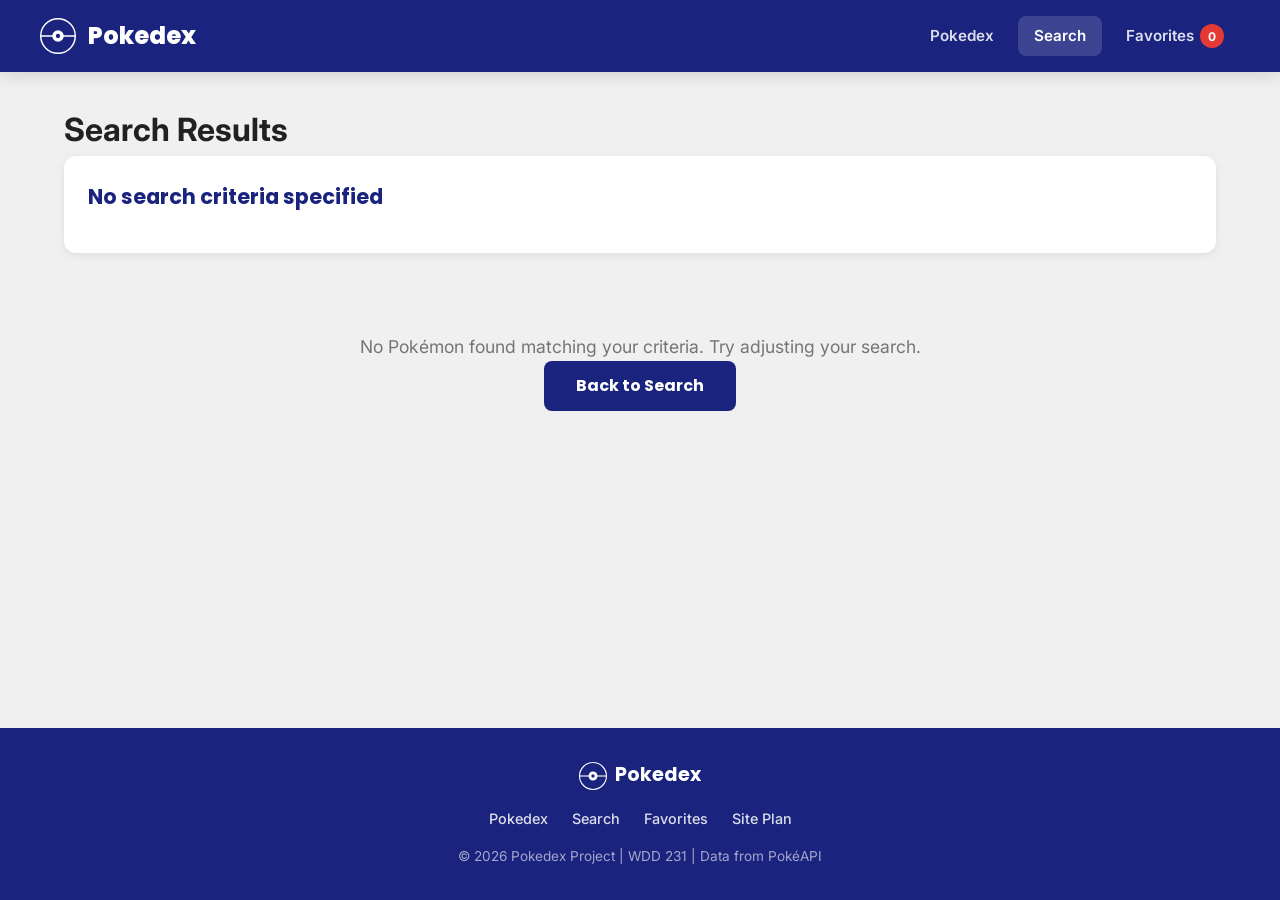
<file: finalproject/search-results.html>
<!DOCTYPE html>
<html lang="en">
<head>
    <meta charset="UTF-8">
    <meta name="viewport" content="width=device-width, initial-scale=1.0">
    <meta name="description" content="Search results from the Pokedex application, final project for WDD 231 by Guadalupe Fernández León">
    <meta name="author" content="Guadalupe Fernández" />
    
    <meta property="og:title" content="Search Results - Pokedex">
    <meta property="og:image" content="https://lupita1976.github.io/wdd231/finalproject/images/pokedex-preview.png">
    <meta property="og:url" content="https://lupita1976.github.io/wdd231/finalproject/search-results.html">
    
    <link rel="preconnect" href="https://fonts.googleapis.com">
    <link rel="preconnect" href="https://fonts.gstatic.com" crossorigin>
    <link href="https://fonts.googleapis.com/css2?family=Inter:wght@400;600;700&family=Poppins:wght@700;800&display=swap" rel="stylesheet">
    
    <link rel="stylesheet" href="styles/poke.css">
    <link rel="stylesheet" href="styles/search.css">
    
    <title>Search Results - Pokedex</title>
</head>
<body>

    <header class="site-header">
        <div class="header-container">
            <a href="index.html" class="logo">
                <svg class="pokeball-icon" viewBox="0 0 100 100" width="36" height="36">
                    <circle cx="50" cy="50" r="48" fill="none" stroke="#fff" stroke-width="4"/>
                    <line x1="2" y1="50" x2="98" y2="50" stroke="#fff" stroke-width="4"/>
                    <circle cx="50" cy="50" r="14" fill="#fff" stroke="#fff" stroke-width="4"/>
                    <circle cx="50" cy="50" r="6" fill="#1a237e"/>
                </svg>
                <span class="logo-text">Pokedex</span>
            </a>

            <button class="hamburger-btn" id="hamburgerBtn" aria-label="Toggle menu" aria-expanded="false">
                <span class="hamburger-line"></span>
                <span class="hamburger-line"></span>
                <span class="hamburger-line"></span>
            </button>

            <nav class="main-nav" id="mainNav">
                <a href="index.html" class="nav-link">Pokedex</a>
                <a href="search.html" class="nav-link active">Search</a>
                <a href="favorites.html" class="nav-link">
                    Favorites
                    <span class="fav-count" id="favCount">0</span>
                </a>
            </nav>
        </div>
    </header>

    <main class="pokedex-main">
        <h1 class="page-title">Search Results</h1>

        <img src="images/pokedex-preview.png" 
             alt="Search results page"
             class="sr-only"
             width="1200" 
             height="400">

        <!-- Search criteria display -->
        <section class="search-criteria" id="searchCriteria">
            <!-- Injected by JS -->
        </section>

        <!-- Results grid -->
        <div class="pokemon-grid" id="resultsGrid" role="list">
            <!-- Results injected by JS -->
        </div>

        <div class="loading" id="loading">
            <div class="pokeball-spinner"></div>
            <p>Searching Pokémon...</p>
        </div>

        <div class="no-results" id="noResults" hidden>
            <p>No Pokémon found matching your criteria. Try adjusting your search.</p>
            <a href="search.html" class="cta-button">Back to Search</a>
        </div>
    </main>

    <footer class="site-footer">
        <div class="footer-container">
            <div class="footer-brand">
                <svg class="pokeball-icon" viewBox="0 0 100 100" width="28" height="28">
                    <circle cx="50" cy="50" r="48" fill="none" stroke="#fff" stroke-width="4"/>
                    <line x1="2" y1="50" x2="98" y2="50" stroke="#fff" stroke-width="4"/>
                    <circle cx="50" cy="50" r="14" fill="#fff" stroke="#fff" stroke-width="4"/>
                    <circle cx="50" cy="50" r="6" fill="#1a237e"/>
                </svg>
                <span>Pokedex</span>
            </div>
            <nav class="footer-nav">
                <a href="index.html">Pokedex</a>
                <a href="search.html">Search</a>
                <a href="favorites.html">Favorites</a>
                <a href="siteplan.html">Site Plan</a>
            </nav>
            <p class="footer-copy">
                &copy; 2026 Pokedex Project | WDD 231 | Data from
                <a href="https://pokeapi.co/" target="_blank" rel="noopener">PokéAPI</a>
            </p>
        </div>
    </footer>

    <script src="scripts/search-results.js"></script>
</body>
</html>
</file>
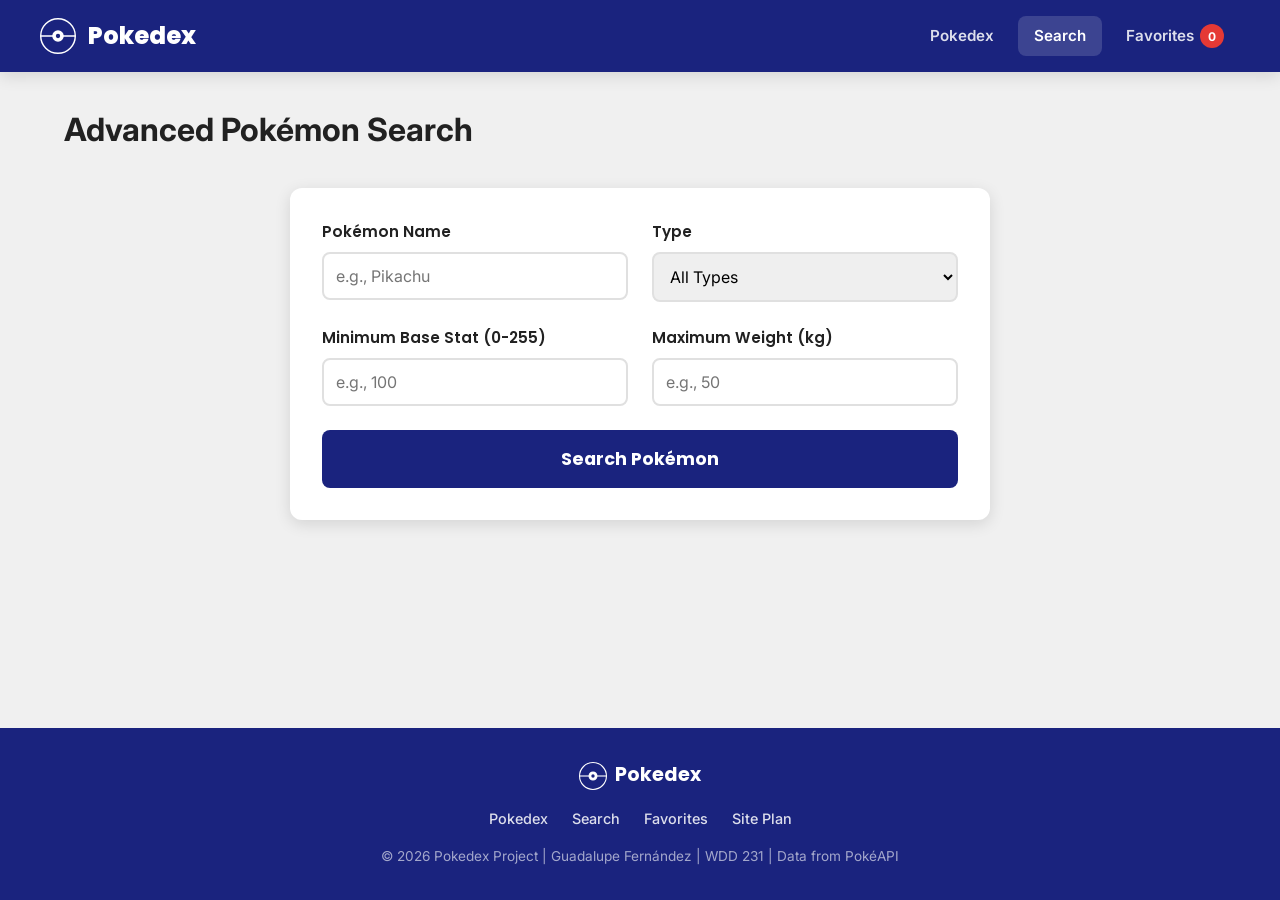
<file: finalproject/search.html>
<!DOCTYPE html>
<html lang="en">
<head>
    <meta charset="UTF-8">
    <meta name="viewport" content="width=device-width, initial-scale=1.0">
    <meta name="description" content="Advanced Pokémon search from the Pokedex application, final project for WDD 231 by Guadalupe Fernández León">
    <meta name="author" content="Guadalupe Fernández" />
    
    <!-- Open Graph tags -->
    <meta property="og:title" content="Advanced Search - Pokedex">
    <meta property="og:description" content="Search Pokémon by multiple criteria">
    <meta property="og:image" content="https://lupita1976.github.io/wdd231/finalproject/images/pokedex-preview.png">
    <meta property="og:url" content="https://lupita1976.github.io/wdd231/finalproject/search.html">
    <meta property="og:type" content="website">
    
    <!-- Google Fonts preconnect -->
    <link rel="preconnect" href="https://fonts.googleapis.com">
    <link rel="preconnect" href="https://fonts.gstatic.com" crossorigin>
    <link href="https://fonts.googleapis.com/css2?family=Inter:wght@400;600;700&family=Poppins:wght@700;800&display=swap" rel="stylesheet">
    
    <!-- CSS files -->
    <link rel="stylesheet" href="styles/poke.css">
    <link rel="stylesheet" href="styles/search.css">

    <script src="scripts/search.js" defer></script>
    
    <title>Advanced Search - Pokedex</title>
</head>
<body>

    <!-- ===== HEADER ===== -->
    <header class="site-header">
        <div class="header-container">
            <a href="index.html" class="logo">
                <svg class="pokeball-icon" viewBox="0 0 100 100" width="36" height="36">
                    <circle cx="50" cy="50" r="48" fill="none" stroke="#fff" stroke-width="4"/>
                    <line x1="2" y1="50" x2="98" y2="50" stroke="#fff" stroke-width="4"/>
                    <circle cx="50" cy="50" r="14" fill="#fff" stroke="#fff" stroke-width="4"/>
                    <circle cx="50" cy="50" r="6" fill="#1a237e"/>
                </svg>
                <span class="logo-text">Pokedex</span>
            </a>

            <!-- Hamburger button for mobile -->
            <button class="hamburger-btn" id="hamburgerBtn" aria-label="Toggle menu" aria-expanded="false">
                <span class="hamburger-line"></span>
                <span class="hamburger-line"></span>
                <span class="hamburger-line"></span>
            </button>

            <nav class="main-nav" id="mainNav">
                <a href="index.html" class="nav-link">Pokedex</a>
                <a href="search.html" class="nav-link active">Search</a>
                <a href="favorites.html" class="nav-link">
                    Favorites
                    <span class="fav-count" id="favCount">0</span>
                </a>
            </nav>
        </div>
    </header>

    <!-- ===== MAIN CONTENT ===== -->
    <main class="pokedex-main">
        <h1 class="page-title">Advanced Pokémon Search</h1>

        <!-- Imagen oculta para el checker -->
        <img src="images/pokedex-preview.png" 
             alt="Pokedex advanced search form"
             class="sr-only"
             width="1200" 
             height="400">

        <!-- Search Form -->
        <section class="search-form-section">
            <form class="search-form" id="searchForm" action="search-results.html" method="GET">
                <div class="form-group">
                    <label for="searchName">Pokémon Name</label>
                    <input type="text" id="searchName" name="name" placeholder="e.g., Pikachu">
                </div>

                <div class="form-group">
                    <label for="searchType">Type</label>
                    <select id="searchType" name="type">
                        <option value="">All Types</option>
                        <option value="normal">Normal</option>
                        <option value="fire">Fire</option>
                        <option value="water">Water</option>
                        <option value="grass">Grass</option>
                        <option value="electric">Electric</option>
                        <option value="ice">Ice</option>
                        <option value="fighting">Fighting</option>
                        <option value="poison">Poison</option>
                        <option value="ground">Ground</option>
                        <option value="flying">Flying</option>
                        <option value="psychic">Psychic</option>
                        <option value="bug">Bug</option>
                        <option value="rock">Rock</option>
                        <option value="ghost">Ghost</option>
                        <option value="dragon">Dragon</option>
                        <option value="dark">Dark</option>
                        <option value="steel">Steel</option>
                        <option value="fairy">Fairy</option>
                    </select>
                </div>

                <div class="form-group">
                    <label for="minStat">Minimum Base Stat (0-255)</label>
                    <input type="number" id="minStat" name="minStat" min="0" max="255" placeholder="e.g., 100">
                </div>

                <div class="form-group">
                    <label for="maxWeight">Maximum Weight (kg)</label>
                    <input type="number" id="maxWeight" name="maxWeight" min="0" step="0.1" placeholder="e.g., 50">
                </div>

                <button type="submit" class="submit-btn">Search Pokémon</button>
            </form>
        </section>
    </main>

    <!-- ===== FOOTER ===== -->
    <footer class="site-footer">
        <div class="footer-container">
            <div class="footer-brand">
                <svg class="pokeball-icon" viewBox="0 0 100 100" width="28" height="28">
                    <circle cx="50" cy="50" r="48" fill="none" stroke="#fff" stroke-width="4"/>
                    <line x1="2" y1="50" x2="98" y2="50" stroke="#fff" stroke-width="4"/>
                    <circle cx="50" cy="50" r="14" fill="#fff" stroke="#fff" stroke-width="4"/>
                    <circle cx="50" cy="50" r="6" fill="#1a237e"/>
                </svg>
                <span>Pokedex</span>
            </div>
            <nav class="footer-nav">
                <a href="index.html">Pokedex</a>
                <a href="search.html">Search</a>
                <a href="favorites.html">Favorites</a>
                <a href="siteplan.html">Site Plan</a>
            </nav>
            <p class="footer-copy">
                &copy; 2026 Pokedex Project | Guadalupe Fernández | WDD 231 | Data from
                <a href="https://pokeapi.co/" target="_blank" rel="noopener">PokéAPI</a>
            </p>
        </div>
    </footer>

    
</body>
</html>
</file>
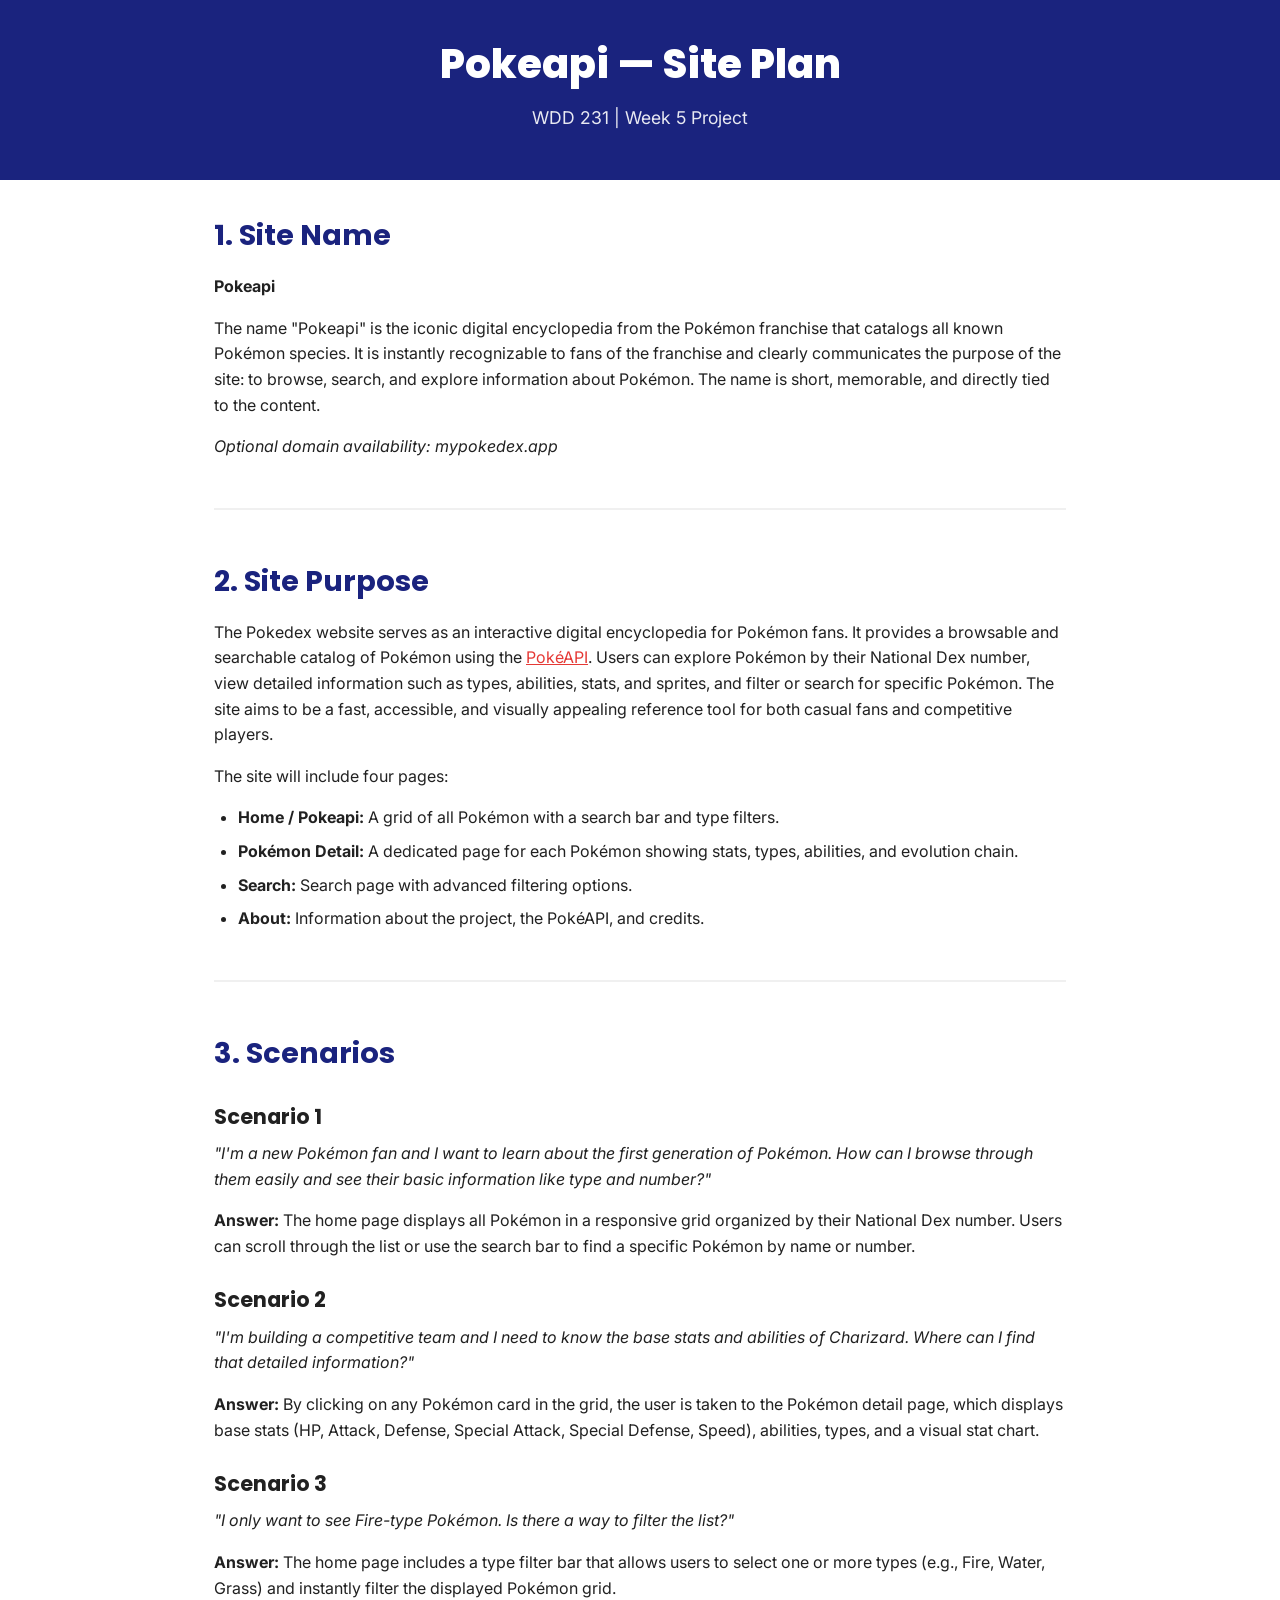
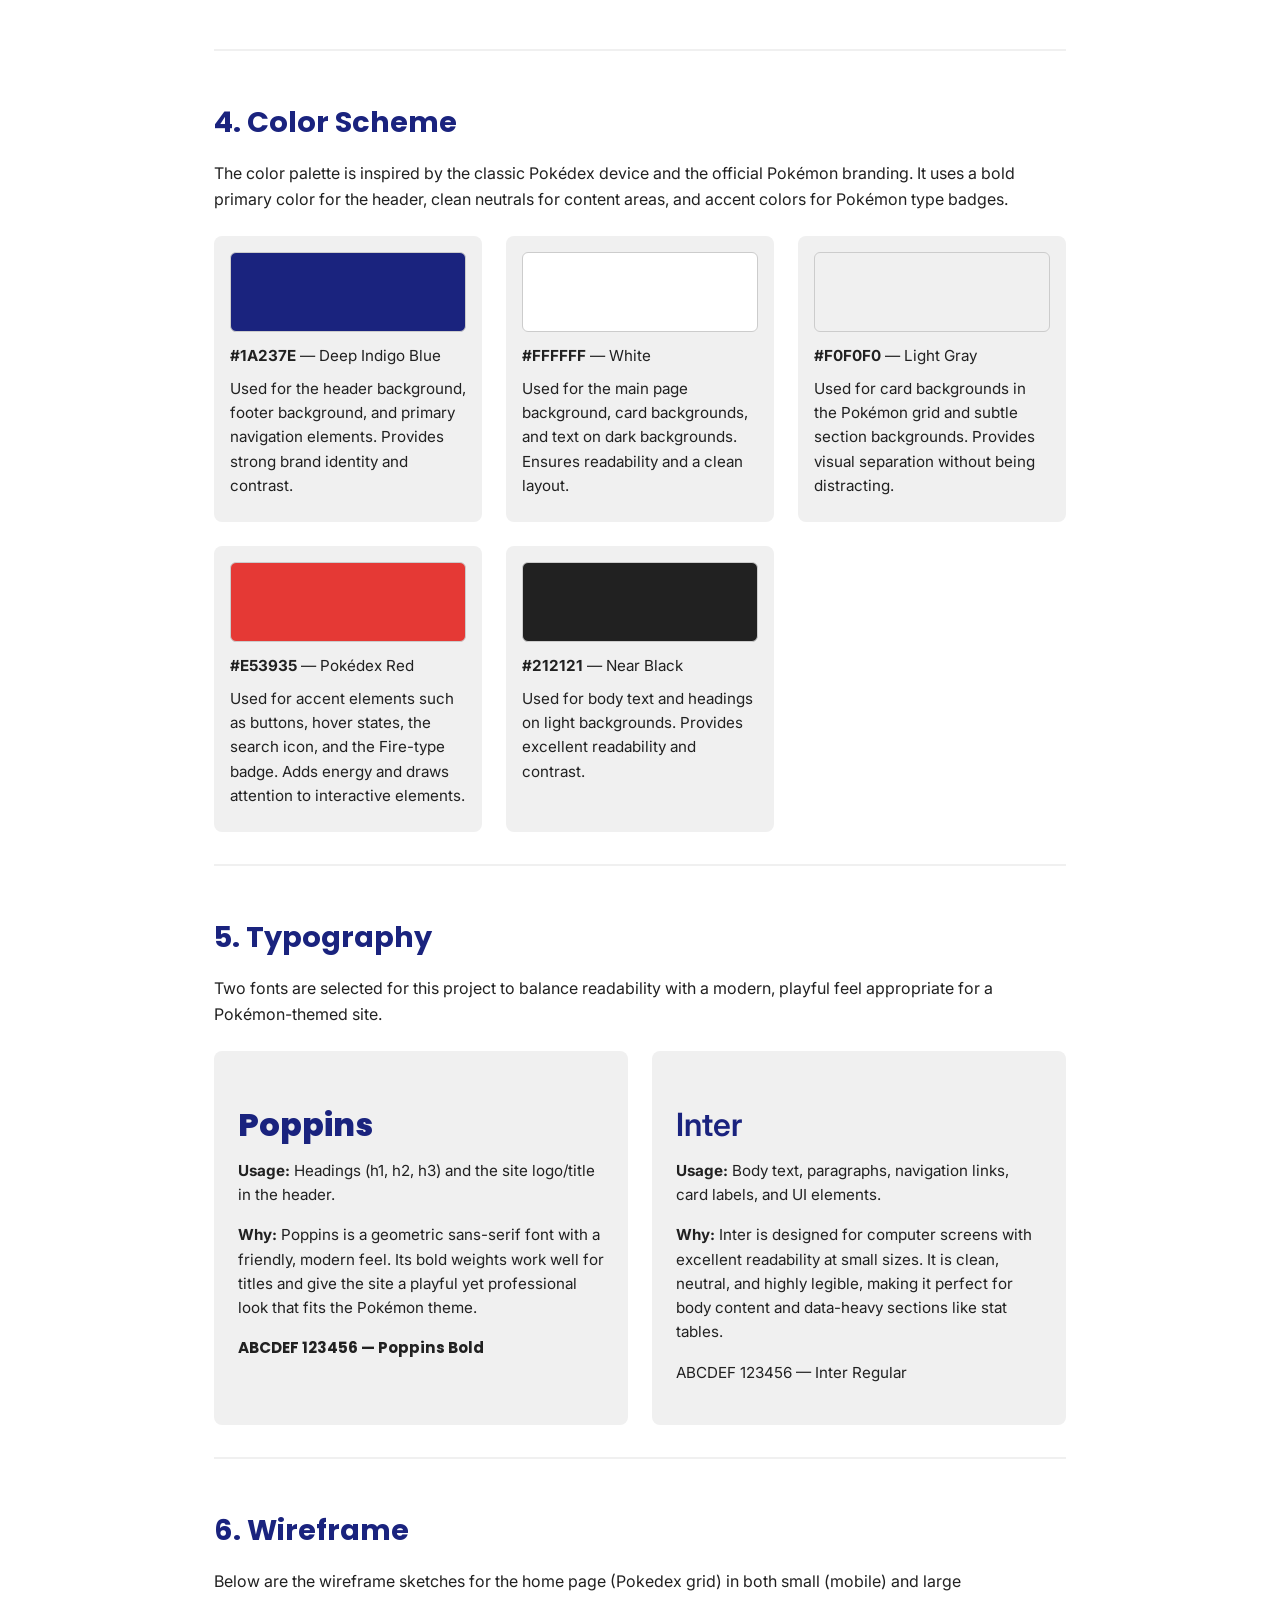
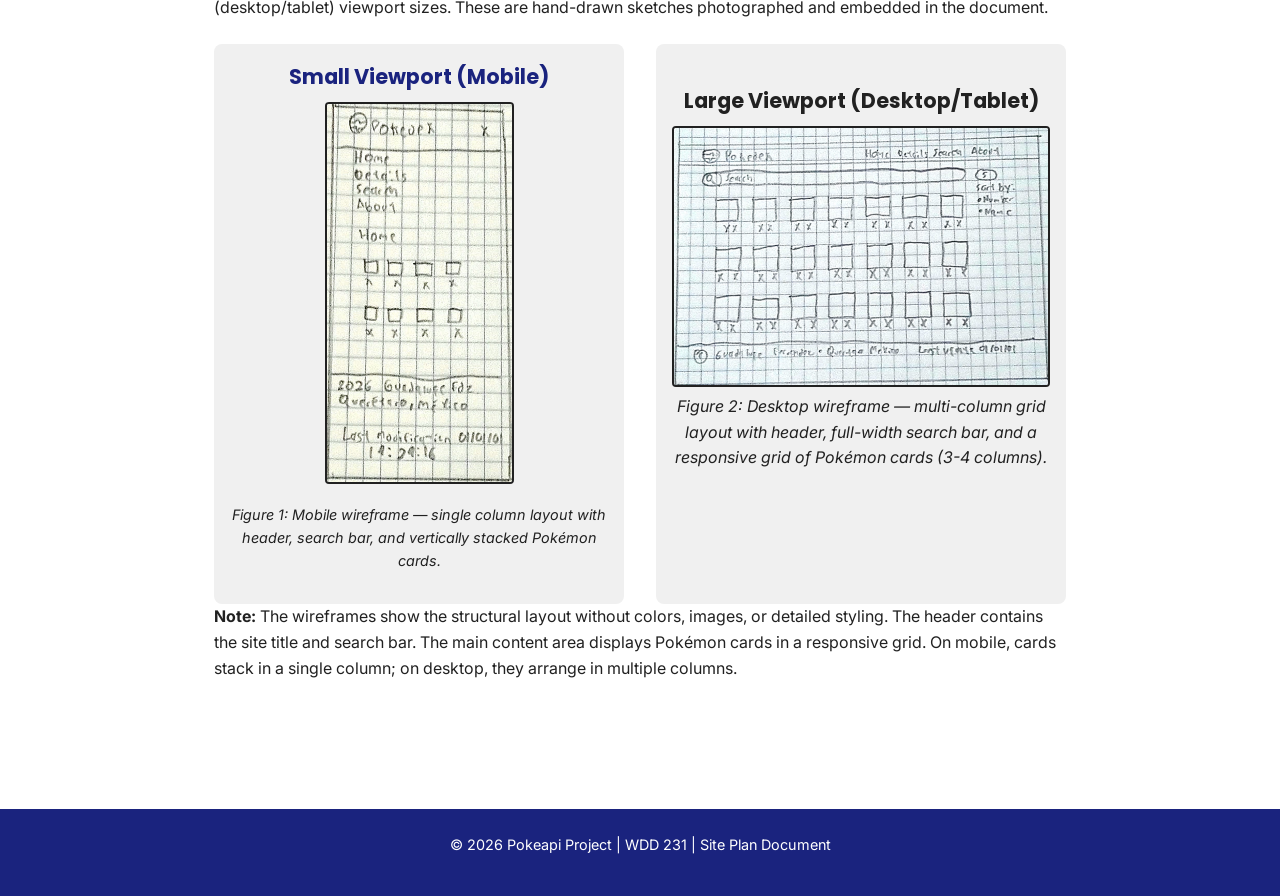
<file: finalproject/siteplan.html>
<!DOCTYPE html>
<html lang="en">
<head>
    <meta charset="UTF-8">
    <meta name="viewport" content="width=device-width, initial-scale=1.0">
    <meta name="description" content="Site plan for the Pokeapi project - WDD 231">
    <title>Pokedex - Site Plan</title>
    <link rel="preconnect" href="https://fonts.googleapis.com">
    <link rel="preconnect" href="https://fonts.gstatic.com" crossorigin>
    <link href="https://fonts.googleapis.com/css2?family=Inter:wght@400;600;700&family=Poppins:wght@700;800&display=swap" rel="stylesheet">
    <link rel="stylesheet" href="styles/siteplan.css">
</head>
<body>

    <header>
        <h1>Pokeapi — Site Plan</h1>
        <p>WDD 231 | Week 5 Project</p>
    </header>

    <main>

        <!-- ==================== 1. SITE NAME ==================== -->
        <section id="site-name">
            <h2>1. Site Name</h2>
            <p><strong>Pokeapi</strong></p>
            <p>
                The name "Pokeapi" is the iconic digital encyclopedia from the Pokémon franchise
                that catalogs all known Pokémon species. It is instantly recognizable to fans of
                the franchise and clearly communicates the purpose of the site: to browse, search,
                and explore information about Pokémon. The name is short, memorable, and directly
                tied to the content.
            </p>
            <p><em>Optional domain availability: mypokedex.app</em></p>
        </section>

        <!-- ==================== 2. SITE PURPOSE ==================== -->
        <section id="site-purpose">
            <h2>2. Site Purpose</h2>
            <p>
                The Pokedex website serves as an interactive digital encyclopedia for Pokémon fans.
                It provides a browsable and searchable catalog of Pokémon using the
                <a href="https://pokeapi.co/" target="_blank" rel="noopener">PokéAPI</a>.
                Users can explore Pokémon by their National Dex number, view detailed information
                such as types, abilities, stats, and sprites, and filter or search for specific
                Pokémon. The site aims to be a fast, accessible, and visually appealing reference
                tool for both casual fans and competitive players.
            </p>
            <p>The site will include four pages:</p>
            <ul>
                <li><strong>Home / Pokeapi:</strong> A grid of all Pokémon with a search bar and type filters.</li>
                <li><strong>Pokémon Detail:</strong> A dedicated page for each Pokémon showing stats, types, abilities, and evolution chain.</li>
                <li><strong>Search:</strong> Search page with advanced filtering options.</li>
                <li><strong>About:</strong> Information about the project, the PokéAPI, and credits.</li>
            </ul>
        </section>

        <!-- ==================== 3. SCENARIOS ==================== -->
        <section id="scenarios">
            <h2>3. Scenarios</h2>

            <h3>Scenario 1</h3>
            <p>
                <em>"I'm a new Pokémon fan and I want to learn about the first generation of
                Pokémon. How can I browse through them easily and see their basic information
                like type and number?"</em>
            </p>
            <p>
                <strong>Answer:</strong> The home page displays all Pokémon in a responsive grid
                organized by their National Dex number. Users can scroll through the list or use
                the search bar to find a specific Pokémon by name or number.
            </p>

            <h3>Scenario 2</h3>
            <p>
                <em>"I'm building a competitive team and I need to know the base stats and abilities
                of Charizard. Where can I find that detailed information?"</em>
            </p>
            <p>
                <strong>Answer:</strong> By clicking on any Pokémon card in the grid, the user is
                taken to the Pokémon detail page, which displays base stats (HP, Attack, Defense,
                Special Attack, Special Defense, Speed), abilities, types, and a visual stat chart.
            </p>

            <h3>Scenario 3</h3>
            <p>
                <em>"I only want to see Fire-type Pokémon. Is there a way to filter the list?"</em>
            </p>
            <p>
                <strong>Answer:</strong> The home page includes a type filter bar that allows users
                to select one or more types (e.g., Fire, Water, Grass) and instantly filter the
                displayed Pokémon grid.
            </p>
        </section>

        <!-- ==================== 4. COLOR SCHEME ==================== -->
        <section id="color-scheme">
            <h2>4. Color Scheme</h2>
            <p>
                The color palette is inspired by the classic Pokédex device and the official
                Pokémon branding. It uses a bold primary color for the header, clean neutrals
                for content areas, and accent colors for Pokémon type badges.
            </p>

            <div class="color-swatches">
                <div class="swatch">
                    <div class="color-box" style="background-color: #1a237e;"></div>
                    <p><strong>#1A237E</strong> — Deep Indigo Blue</p>
                    <p>Used for the header background, footer background, and primary navigation elements. Provides strong brand identity and contrast.</p>
                </div>
                <div class="swatch">
                    <div class="color-box" style="background-color: #ffffff;"></div>
                    <p><strong>#FFFFFF</strong> — White</p>
                    <p>Used for the main page background, card backgrounds, and text on dark backgrounds. Ensures readability and a clean layout.</p>
                </div>
                <div class="swatch">
                    <div class="color-box" style="background-color: #f0f0f0;"></div>
                    <p><strong>#F0F0F0</strong> — Light Gray</p>
                    <p>Used for card backgrounds in the Pokémon grid and subtle section backgrounds. Provides visual separation without being distracting.</p>
                </div>
                <div class="swatch">
                    <div class="color-box" style="background-color: #e53935;"></div>
                    <p><strong>#E53935</strong> — Pokédex Red</p>
                    <p>Used for accent elements such as buttons, hover states, the search icon, and the Fire-type badge. Adds energy and draws attention to interactive elements.</p>
                </div>
                <div class="swatch">
                    <div class="color-box" style="background-color: #212121;"></div>
                    <p><strong>#212121</strong> — Near Black</p>
                    <p>Used for body text and headings on light backgrounds. Provides excellent readability and contrast.</p>
                </div>
            </div>
        </section>

        <!-- ==================== 5. TYPOGRAPHY ==================== -->
        <section id="typography">
            <h2>5. Typography</h2>
            <p>Two fonts are selected for this project to balance readability with a modern, playful feel appropriate for a Pokémon-themed site.</p>

            <div class="font-examples">
                <div class="font-card">
                    <h3 style="font-family: 'Poppins', sans-serif; font-weight: 800; font-size: 2rem; color: #1a237e;">Poppins</h3>
                    <p><strong>Usage:</strong> Headings (h1, h2, h3) and the site logo/title in the header.</p>
                    <p><strong>Why:</strong> Poppins is a geometric sans-serif font with a friendly, modern feel. Its bold weights work well for titles and give the site a playful yet professional look that fits the Pokémon theme.</p>
                    <p style="font-family: 'Poppins', sans-serif; font-weight: 700;">ABCDEF 123456 — Poppins Bold</p>
                </div>
                <div class="font-card">
                    <h3 style="font-family: 'Inter', sans-serif; font-weight: 600; font-size: 2rem; color: #1a237e;">Inter</h3>
                    <p><strong>Usage:</strong> Body text, paragraphs, navigation links, card labels, and UI elements.</p>
                    <p><strong>Why:</strong> Inter is designed for computer screens with excellent readability at small sizes. It is clean, neutral, and highly legible, making it perfect for body content and data-heavy sections like stat tables.</p>
                    <p style="font-family: 'Inter', sans-serif;">ABCDEF 123456 — Inter Regular</p>
                </div>
            </div>
        </section>

        <!-- ==================== 6. WIREFRAME ==================== -->
        <section id="wireframe">
            <h2>6. Wireframe</h2>
            <p>
                Below are the wireframe sketches for the home page (Pokedex grid) in both
                small (mobile) and large (desktop/tablet) viewport sizes. These are hand-drawn
                sketches photographed and embedded in the document.
            </p>

            <div class="wireframe-container">
                <div class="wireframe">
                    <h3>Small Viewport (Mobile)</h3>
                    
                    <img src="images/1000045068.jpg" alt="Wireframe sketch of the Pokedex home page in small/mobile viewport showing a single-column card layout with header, search bar, and stacked Pokémon cards" width="100%">
                    <p><em>Figure 1: Mobile wireframe — single column layout with header, search bar, and vertically stacked Pokémon cards.</em></p>
                </div>
                <div class="wireframe1">
                    <h3>Large Viewport (Desktop/Tablet)</h3>
                   
                    <img src="images/1000045080.jpg" alt="Wireframe sketch of the Pokedex home page in large/desktop viewport showing a multi-column grid layout with header, search bar, and a grid of Pokémon cards" width="100%">
                    <p><em>Figure 2: Desktop wireframe — multi-column grid layout with header, full-width search bar, and a responsive grid of Pokémon cards (3-4 columns).</em></p>
                </div>
            </div>

            <p>
                <strong>Note:</strong> The wireframes show the structural layout without colors,
                images, or detailed styling. The header contains the site title and search bar.
                The main content area displays Pokémon cards in a responsive grid. On mobile,
                cards stack in a single column; on desktop, they arrange in multiple columns.
            </p>
        </section>

    </main>

    <footer>
        <p>&copy; 2026 Pokeapi Project | WDD 231 | Site Plan Document</p>
    </footer>

</body>
</html>
</file>
<file: styles/small.css>
* {
  margin: 0;
  padding: 0;
  box-sizing: border-box;
}

body {
  font-family: system-ui, Arial, sans-serif;
  color: #1F2A24;
  background-color: #F2F0EC;
  line-height: 1.55;
}

h1, h2 {
  font-family: "Source Serif 4", Georgia, serif;
  font-weight: 600;
  line-height: 1.2;
}

img {
  max-width: 100%;
  display: block;
}

a {
  color: #C97B3D;
}


header {
  display: flex;
  align-items: center;
  justify-content: space-between;
  flex-wrap: wrap;
  background-color: #1F2A24;
  color: #F2F0EC;
  padding: 0.75rem 1rem;
}

.branding {
  display: flex;
  align-items: center;
  gap: 0.6rem;
}

.site-name {
  font-family: "Source Serif 4", Georgia, serif;
  font-size: 1.05rem;
}


#hamburger {
  background: none;
  border: none;
  width: 40px;
  height: 34px;
  display: flex;
  flex-direction: column;
  justify-content: center;
  align-items: center;
  gap: 5px;
  cursor: pointer;
}

#hamburger .bar {
  width: 26px;
  height: 3px;
  background-color: #F2F0EC;
  border-radius: 2px;
  transition: transform 0.2s ease, opacity 0.2s ease;
}

#hamburger[aria-expanded="true"] .bar:nth-child(1) {
  transform: translateY(8px) rotate(45deg);
}
#hamburger[aria-expanded="true"] .bar:nth-child(2) {
  opacity: 0;
}
#hamburger[aria-expanded="true"] .bar:nth-child(3) {
  transform: translateY(-8px) rotate(-45deg);
}

nav {
  display: none;
  width: 100%;
  order: 3;
}

nav.open {
  display: block;
}

nav ul {
  list-style: none;
  display: flex;
  flex-direction: column;
  margin-top: 0.75rem;
  border-top: 1px solid #2F7A4D;
}

nav ul li a {
  display: block;
  padding: 0.85rem 0.5rem;
  color: #F2F0EC;
  text-decoration: none;
  border-bottom: 1px solid #33443a;
  transition: background-color 0.2s ease, color 0.2s ease;
}

nav ul li a:hover,
nav ul li a:focus-visible {
  background-color: #33443a;
  color: #C97B3D;
}

nav ul li a.current {
  color: #C97B3D;
  font-weight: 600;
}

main {
  max-width: 1100px;
  margin: 0 auto;
  padding: 1.25rem 1rem 2.5rem;
}

main > h1 {
  font-size: 1.75rem;
  margin-bottom: 1.25rem;
  text-align: center;
}

.card {
  background-color: #ffffff;
  border: 1px solid #dcd8cf;
  border-radius: 4px;
  margin-bottom: 1.25rem;
  overflow: hidden;
}

.card > h2 {
  background-color: #1F2A24;
  color: #F2F0EC;
  font-size: 1rem;
  padding: 0.75rem 1.1rem;
}

.about p {
  padding: 1.1rem;
}

.photo {
  text-align: center;
}

.photo img {
  margin: 1.1rem auto;
}

.filter-buttons {
  display: flex;
  flex-wrap: wrap;
  gap: 0.6rem;
  padding: 1rem 1.1rem 0;
}

.filter-btn {
  flex: 1 1 auto;
  min-width: 90px;
  background-color: #F2F0EC;
  border: 1px solid #C97B3D;
  color: #1F2A24;
  padding: 0.5rem 0.75rem;
  border-radius: 4px;
  cursor: pointer;
  font-size: 0.9rem;
  transition: background-color 0.2s ease, color 0.2s ease;
}

.filter-btn:hover,
.filter-btn:focus-visible {
  background-color: #C97B3D;
  color: #ffffff;
}

.filter-btn.active {
  background-color: #1F2A24;
  border-color: #1F2A24;
  color: #F2F0EC;
}

.course-cards {
  display: flex;
  flex-direction: column;
  gap: 0.6rem;
  padding: 1rem 1.1rem;
}

.course-card {
  background-color: #F2F0EC;
  border: 1px solid #dcd8cf;
  border-left: 6px solid #C97B3D;
  border-radius: 4px;
  padding: 0.75rem 1rem;
  font-size: 0.9rem;
}

.course-card.completed {
  border-left-color: #2F7A4D;
  background-color: #eaf3ec;
}

.course-card .course-title {
  font-weight: 600;
}

.course-card .course-tech {
  font-size: 0.8rem;
  font-style: italic;
  color: #2F7A4D;
  margin: 0.2rem 0;
}

.course-card .course-credits {
  font-size: 0.8rem;
  color: #55605a;
}

#credit-total {
  padding: 0 1.1rem 1.1rem;
  font-size: 0.9rem;
  text-align: center;
}
footer {
  background-color: #1F2A24;
  color: #F2F0EC;
  text-align: center;
  padding: 1.5rem 1rem;
  font-size: 0.9rem;
}

.social-links {
  list-style: none;
  display: flex;
  justify-content: center;
  gap: 1.25rem;
  margin-bottom: 0.85rem;
}

.social-links a {
  color: #F2F0EC;
  display: block;
}

.social-links img {
  filter: invert(1);
}

.social-links a:hover img,
.social-links a:focus-visible img {
  filter: invert(60%) sepia(45%) saturate(600%) hue-rotate(-10deg);
}

footer p + p {
  margin-top: 0.35rem;
  color: #a9c9b6;
}
</file>
<file: styles/larger.css>
@media (min-width: 700px) {

  header {
    flex-wrap: nowrap;
    padding: 0.9rem 1.75rem;
  }

  #hamburger {
    display: none;
  }

  nav {
    display: block;
    width: auto;
    order: 0;
  }

  nav ul {
    flex-direction: row;
    margin-top: 0;
    border-top: none;
    gap: 0.5rem;
  }

  nav ul li a {
    border-bottom: none;
    border-bottom: 3px solid transparent;
    padding: 0.5rem 0.9rem;
  }

  nav ul li a:hover,
  nav ul li a:focus-visible {
    background-color: transparent;
    border-bottom-color: #C97B3D;
  }

  nav ul li a.current {
    border-bottom-color: #C97B3D;
  }

  main {
    padding: 2rem 1.5rem 3rem;
  }

  main > h1 {
    font-size: 2.1rem;
    text-align: left;
  }

  main {
    display: grid;
    grid-template-columns: 2fr 1fr;
    grid-template-areas:
      "heading heading"
      "about   photo"
      "courses courses";
    gap: 1.5rem;
  }

  main > h1 {
    grid-area: heading;
  }

  .about {
    grid-area: about;
    margin-bottom: 0;
  }

  .photo {
    grid-area: photo;
    margin-bottom: 0;
  }

  .courses {
    grid-area: courses;
    margin-bottom: 0;
  }

  .about p {
    padding: 1.5rem;
  }

  .filter-buttons {
    padding: 1.25rem 1.5rem 0;
  }

  .filter-btn {
    flex: 0 0 auto;
  }

  .course-cards {
    display: grid;
    grid-template-columns: repeat(3, 1fr);
    padding: 1.25rem 1.5rem;
  }

  #credit-total {
    padding: 0 1.5rem 1.5rem;
    text-align: right;
  }

  footer {
    display: flex;
    justify-content: space-between;
    align-items: center;
    text-align: left;
    padding: 1.25rem 1.75rem;
  }

  .social-links {
    margin-bottom: 0;
    order: 1;
  }

  footer p + p {
    margin-top: 0;
  }
}
</file>
<file: chamber/styles/small.css>
body {
  font-family: "IBM Plex Sans", Arial, sans-serif;
  background-color: #F2F0EC;
  color: #1F2A24;
  line-height: 1.5;
}

h1 {
  font-family: "Source Serif 4", Georgia, serif;
  font-weight: 600;
}

a {
  color: #C97B3D;
}

/* ---------------- Header ---------------- */
header {
  display: flex;
  align-items: center;
  justify-content: space-between;
  flex-wrap: wrap;
  background-color: #1F2A24;
  color: #F2F0EC;
  padding: 0.85rem 1.1rem;
}

.site-title {
  font-family: "Source Serif 4", Georgia, serif;
  font-size: 1.05rem;
  font-weight: 600;
}

#hamburger {
  background: none;
  border: none;
  width: 38px;
  height: 32px;
  display: flex;
  flex-direction: column;
  justify-content: center;
  align-items: center;
  gap: 5px;
  cursor: pointer;
}

#hamburger .bar {
  width: 24px;
  height: 3px;
  background-color: #F2F0EC;
  border-radius: 2px;
  transition: transform 0.2s ease, opacity 0.2s ease;
}

#hamburger[aria-expanded="true"] .bar:nth-child(1) { transform: translateY(8px) rotate(45deg); }
#hamburger[aria-expanded="true"] .bar:nth-child(2) { opacity: 0; }
#hamburger[aria-expanded="true"] .bar:nth-child(3) { transform: translateY(-8px) rotate(-45deg); }

nav {
  display: none;
  width: 100%;
  order: 3;
}

nav.open {
  display: block;
}

nav ul {
  display: flex;
  flex-direction: column;
  margin-top: 0.75rem;
  border-top: 1px solid #2F7A4D;
}

nav ul li a {
  display: block;
  padding: 0.85rem 0.5rem;
  color: #F2F0EC;
  text-decoration: none;
  border-bottom: 1px solid #33443a;
}

nav ul li a:hover,
nav ul li a:focus-visible {
  background-color: #33443a;
  color: #C97B3D;
}

nav ul li a.current {
  color: #C97B3D;
  font-weight: 600;
}

/* ---------------- Main ---------------- */
main {
  max-width: 1100px;
  margin: 0 auto;
  padding: 1.25rem 1rem 2.5rem;
}

main > h1 {
  font-size: 1.5rem;
  text-align: center;
  margin-bottom: 1rem;
}

.controls {
  display: flex;
  flex-direction: column;
  gap: 0.6rem;
  align-items: center;
  margin-bottom: 1.25rem;
}

#member-count {
  font-size: 0.85rem;
  color: #55605a;
}

.view-toggle {
  display: flex;
  gap: 0.5rem;
}

.view-btn {
  background-color: #ffffff;
  border: 1px solid #C97B3D;
  color: #1F2A24;
  padding: 0.4rem 0.9rem;
  border-radius: 4px;
  cursor: pointer;
  font-size: 0.85rem;
}

.view-btn.active {
  background-color: #1F2A24;
  border-color: #1F2A24;
  color: #F2F0EC;
}

/* ---------------- Directory: grid view (default) ---------------- */
#directory.grid-view {
  display: grid;
  grid-template-columns: 1fr;
  gap: 1.1rem;
}

#directory.grid-view .member-card {
  background-color: #ffffff;
  border: 1px solid #dcd8cf;
  border-radius: 4px;
  overflow: hidden;
  text-align: center;
}

#directory.grid-view .member-card img {
  width: 100%;
  height: 160px;
  object-fit: cover;
}

.member-card .card-body {
  padding: 0.9rem 1rem 1.1rem;
}

.member-card h2 {
  font-family: "Source Serif 4", Georgia, serif;
  font-size: 1.05rem;
  margin-bottom: 0.35rem;
}

.member-card p {
  font-size: 0.85rem;
  margin: 0.2rem 0;
}

.badge {
  display: inline-block;
  font-size: 0.75rem;
  font-weight: 600;
  padding: 0.15rem 0.55rem;
  border-radius: 3px;
  margin-bottom: 0.5rem;
}

.badge-1 { background-color: #e4e2dc; color: #1F2A24; }
.badge-2 { background-color: #dfe8e1; color: #2F7A4D; }
.badge-3 { background-color: #f6e3d0; color: #96591f; }

/* ---------------- Directory: list view ---------------- */
#directory.list-view {
  display: flex;
  flex-direction: column;
  gap: 0.75rem;
}

#directory.list-view .member-card {
  background-color: #ffffff;
  border: 1px solid #dcd8cf;
  border-radius: 4px;
  display: flex;
  align-items: center;
  gap: 1rem;
  padding: 0.75rem 1rem;
  text-align: left;
}

#directory.list-view .member-card img {
  width: 64px;
  height: 64px;
  object-fit: cover;
  border-radius: 4px;
  flex-shrink: 0;
}

#directory.list-view .card-body {
  padding: 0;
}

#directory.list-view .member-card p {
  display: inline;
  margin-right: 0.75rem;
}

/* ---------------- Footer ---------------- */
footer {
  background-color: #1F2A24;
  color: #F2F0EC;
  text-align: center;
  padding: 1.5rem 1rem;
  font-size: 0.85rem;
}

.footer-contact p {
  margin: 0.15rem 0;
}

.footer-dev {
  margin-top: 0.85rem;
  padding-top: 0.85rem;
  border-top: 1px solid #33443a;
  color: #a9c9b6;
}
</file>
<file: chamber/styles/larger.css>
@media (min-width: 700px) {

  header {
    flex-wrap: nowrap;
    padding: 1rem 1.75rem;
  }

  #hamburger {
    display: none;
  }

  nav {
    display: block;
    width: auto;
    order: 0;
  }

  nav ul {
    flex-direction: row;
    margin-top: 0;
    border-top: none;
    gap: 0.25rem;
  }

  nav ul li a {
    border-bottom: 3px solid transparent;
    padding: 0.5rem 0.9rem;
  }

  nav ul li a:hover,
  nav ul li a:focus-visible {
    background-color: transparent;
    border-bottom-color: #C97B3D;
  }

  nav ul li a.current {
    border-bottom-color: #C97B3D;
  }

  main {
    padding: 2rem 1.5rem 3rem;
  }

  main > h1 {
    font-size: 2rem;
  }

  .controls {
    flex-direction: row;
    justify-content: space-between;
  }

  #directory.grid-view {
    grid-template-columns: repeat(3, 1fr);
    gap: 1.5rem;
  }

  #directory.grid-view .member-card img {
    height: 180px;
  }

  footer {
    display: flex;
    justify-content: space-between;
    align-items: center;
    text-align: left;
    padding: 1.25rem 1.75rem;
  }

  .footer-dev {
    margin-top: 0;
    padding-top: 0;
    border-top: none;
    text-align: right;
  }
}
</file>
<file: finalproject/styles/poke.css>
/* ===== CSS VARIABLES ===== */
:root {
    --color-primary: #1a237e;
    --color-primary-light: #283593;
    --color-white: #ffffff;
    --color-light-gray: #f0f0f0;
    --color-medium-gray: #e0e0e0;
    --color-accent: #e53935;
    --color-text: #212121;
    --color-text-light: #757575;
    --font-heading: 'Poppins', sans-serif;
    --font-body: 'Inter', sans-serif;
    --shadow-sm: 0 2px 8px rgba(0,0,0,0.08);
    --shadow-md: 0 4px 16px rgba(0,0,0,0.12);
    --shadow-lg: 0 8px 32px rgba(0,0,0,0.16);
    --radius: 12px;
    --radius-sm: 8px;
}

/* ===== RESET ===== */
*, *::before, *::after {
    box-sizing: border-box;
    margin: 0;
    padding: 0;
}

body {
    font-family: var(--font-body);
    color: var(--color-text);
    background-color: var(--color-light-gray);
    line-height: 1.6;
    min-height: 100vh;
    display: flex;
    flex-direction: column;
}

a {
    text-decoration: none;
    color: inherit;
}

button {
    cursor: pointer;
    font-family: var(--font-body);
    border: none;
    background: none;
}

/* ===== HEADER ===== */
.site-header {
    background-color: var(--color-primary);
    padding: 1rem 1.5rem;
    position: sticky;
    top: 0;
    z-index: 100;
    box-shadow: var(--shadow-md);
}

.header-container {
    max-width: 1200px;
    margin: 0 auto;
    display: flex;
    align-items: center;
    justify-content: space-between;
    flex-wrap: wrap;
    gap: 1rem;
}

.logo {
    display: flex;
    align-items: center;
    gap: 0.75rem;
    color: var(--color-white);
    font-family: var(--font-heading);
    font-weight: 800;
    font-size: 1.5rem;
}

.logo:hover {
    opacity: 0.9;
}

.main-nav {
    display: flex;
    align-items: center;
    gap: 0.5rem;
}

.nav-link {
    color: rgba(255,255,255,0.85);
    font-weight: 600;
    font-size: 0.95rem;
    padding: 0.5rem 1rem;
    border-radius: var(--radius-sm);
    transition: all 0.2s;
    display: flex;
    align-items: center;
    gap: 0.4rem;
}

.nav-link:hover,
.nav-link.active {
    color: var(--color-white);
    background-color: rgba(255,255,255,0.15);
}

.fav-count {
    background-color: var(--color-accent);
    color: var(--color-white);
    font-size: 0.75rem;
    font-weight: 700;
    padding: 0.15rem 0.5rem;
    border-radius: 999px;
    min-width: 22px;
    text-align: center;
}

/* ===== SEARCH SECTION ===== */
.search-section {
    background-color: var(--color-primary);
    padding: 0 1.5rem 1.5rem;
}

.search-container {
    max-width: 1200px;
    margin: 0 auto;
    display: flex;
    flex-direction: column;
    gap: 1rem;
}

.search-box {
    display: flex;
    align-items: center;
    background-color: var(--color-white);
    border-radius: 999px;
    padding: 0.75rem 1.25rem;
    gap: 0.75rem;
    box-shadow: var(--shadow-sm);
}

.search-icon {
    color: var(--color-accent);
    flex-shrink: 0;
}

.search-box input {
    border: none;
    outline: none;
    font-size: 1rem;
    font-family: var(--font-body);
    width: 100%;
    background: transparent;
}

.filter-controls {
    display: flex;
    gap: 0.75rem;
    flex-wrap: wrap;
}

/* ===== DROPDOWNS ===== */
.filter-dropdown {
    position: relative;
}

.filter-btn {
    display: flex;
    align-items: center;
    gap: 0.5rem;
    background-color: var(--color-white);
    color: var(--color-text);
    font-weight: 600;
    font-size: 0.9rem;
    padding: 0.6rem 1rem;
    border-radius: var(--radius-sm);
    box-shadow: var(--shadow-sm);
    transition: all 0.2s;
}

.filter-btn:hover {
    box-shadow: var(--shadow-md);
}

.filter-btn[aria-expanded="true"] {
    background-color: var(--color-primary-light);
    color: var(--color-white);
}

.dropdown-menu {
    position: absolute;
    top: calc(100% + 0.5rem);
    left: 0;
    background-color: var(--color-white);
    border-radius: var(--radius-sm);
    box-shadow: var(--shadow-lg);
    min-width: 180px;
    max-height: 300px;
    overflow-y: auto;
    z-index: 50;
    display: none;
    padding: 0.5rem 0;
}

.dropdown-menu.show {
    display: block;
}

.dropdown-item {
    display: block;
    width: 100%;
    text-align: left;
    padding: 0.6rem 1rem;
    font-size: 0.9rem;
    font-weight: 500;
    color: var(--color-text);
    transition: background 0.15s;
}

.dropdown-item:hover {
    background-color: var(--color-light-gray);
}

.dropdown-item.active {
    background-color: var(--color-primary);
    color: var(--color-white);
}

/* ===== POKEMON GRID ===== */
.pokedex-main {
    flex: 1;
    max-width: 1200px;
    margin: 0 auto;
    padding: 2rem 1.5rem;
    width: 100%;
}

.pokemon-grid {
    display: grid;
    grid-template-columns: repeat(auto-fill, minmax(160px, 1fr));
    gap: 1rem;
}

.pokemon-card {
    background-color: var(--color-white);
    border-radius: var(--radius);
    padding: 1rem;
    text-align: center;
    box-shadow: var(--shadow-sm);
    transition: transform 0.2s, box-shadow 0.2s;
    cursor: pointer;
    position: relative;
    display: flex;
    flex-direction: column;
    align-items: center;
}

.pokemon-card:hover {
    transform: translateY(-4px);
    box-shadow: var(--shadow-md);
}

.pokemon-card .dex-number {
    position: absolute;
    top: 0.5rem;
    right: 0.75rem;
    font-size: 0.8rem;
    color: var(--color-text-light);
    font-weight: 600;
}

.pokemon-card img {
    width: 96px;
    height: 96px;
    object-fit: contain;
    margin: 0.5rem 0;
}

.pokemon-card .pokemon-name {
    font-family: var(--font-heading);
    font-weight: 700;
    font-size: 0.95rem;
    color: var(--color-text);
    text-transform: capitalize;
}

/* Favorite button on card */
.fav-btn {
    position: absolute;
    top: 0.5rem;
    left: 0.5rem;
    background: none;
    border: none;
    font-size: 1.3rem;
    cursor: pointer;
    padding: 0.25rem;
    transition: transform 0.2s;
    line-height: 1;
}

.fav-btn:hover {
    transform: scale(1.2);
}

/* ===== LOADING & NO RESULTS ===== */
.loading, .no-results {
    text-align: center;
    padding: 3rem 1rem;
    color: var(--color-text-light);
    font-size: 1.1rem;
}

.pokeball-spinner {
    width: 48px;
    height: 48px;
    margin: 0 auto 1rem;
    border: 4px solid var(--color-medium-gray);
    border-top-color: var(--color-primary);
    border-radius: 50%;
    animation: spin 0.8s linear infinite;
}

@keyframes spin {
    to { transform: rotate(360deg); }
}

/* ===== FOOTER ===== */
.site-footer {
    background-color: var(--color-primary);
    color: rgba(255,255,255,0.85);
    padding: 2rem 1.5rem;
    margin-top: auto;
}

.footer-container {
    max-width: 1200px;
    margin: 0 auto;
    display: flex;
    flex-direction: column;
    align-items: center;
    gap: 1rem;
    text-align: center;
}

.footer-brand {
    display: flex;
    align-items: center;
    gap: 0.5rem;
    font-family: var(--font-heading);
    font-weight: 700;
    font-size: 1.2rem;
    color: var(--color-white);
}

.footer-nav {
    display: flex;
    gap: 1.5rem;
    flex-wrap: wrap;
    justify-content: center;
}

.footer-nav a {
    color: rgba(255,255,255,0.85);
    font-weight: 500;
    font-size: 0.9rem;
    transition: color 0.2s;
}

.footer-nav a:hover {
    color: var(--color-white);
}

.footer-copy {
    font-size: 0.85rem;
    color: rgba(255,255,255,0.6);
}

/* ===== SCREEN READER ONLY ===== */
.sr-only {
    position: absolute;
    width: 1px;
    height: 1px;
    padding: 0;
    margin: -1px;
    overflow: hidden;
    clip: rect(0, 0, 0, 0);
    white-space: nowrap;
    border: 0;
}

/* ===== EMPTY STATE ===== */
.empty-state {
    text-align: center;
    padding: 4rem 2rem;
    color: var(--color-text-light);
}

.empty-icon {
    color: var(--color-medium-gray);
    margin-bottom: 1.5rem;
}

.empty-state h2 {
    font-family: var(--font-heading);
    font-weight: 700;
    font-size: 1.8rem;
    color: var(--color-text);
    margin-bottom: 1rem;
}

.empty-state p {
    font-size: 1.1rem;
    margin-bottom: 2rem;
    max-width: 500px;
    margin-left: auto;
    margin-right: auto;
}

.cta-button {
    display: inline-block;
    background-color: var(--color-primary);
    color: var(--color-white);
    font-family: var(--font-heading);
    font-weight: 700;
    font-size: 1rem;
    padding: 0.75rem 2rem;
    border-radius: var(--radius-sm);
    text-decoration: none;
    transition: all 0.2s;
}

.cta-button:hover {
    background-color: var(--color-primary-light);
    transform: translateY(-2px);
    box-shadow: var(--shadow-md);
}

/* ===== HAMBURGER MENU ===== */
.hamburger-btn {
    display: none;
    flex-direction: column;
    gap: 5px;
    background: none;
    border: none;
    cursor: pointer;
    padding: 0.5rem;
}

.hamburger-line {
    width: 25px;
    height: 3px;
    background-color: var(--color-white);
    border-radius: 2px;
    transition: all 0.3s;
}

/* ===== MODAL DIALOG ===== */
.modal-overlay {
    position: fixed;
    top: 0;
    left: 0;
    width: 100%;
    height: 100%;
    background-color: rgba(0, 0, 0, 0.6);
    z-index: 1000;
    padding: 1rem;
    /* Sin display: flex aquí para que el atributo [hidden] funcione */
}

/* Solo se muestra como flex cuando NO tiene el atributo hidden */
.modal-overlay:not([hidden]) {
    display: flex;
    align-items: center;
    justify-content: center;
}

.modal-dialog {
    background-color: var(--color-white);
    border-radius: var(--radius);
    box-shadow: var(--shadow-lg);
    max-width: 500px;
    width: 100%;
    animation: modalSlideIn 0.3s ease;
}

@keyframes modalSlideIn {
    from {
        opacity: 0;
        transform: translateY(-50px);
    }
    to {
        opacity: 1;
        transform: translateY(0);
    }
}

.modal-header {
    display: flex;
    justify-content: space-between;
    align-items: center;
    padding: 1.5rem;
    border-bottom: 1px solid var(--color-medium-gray);
}

.modal-header h2 {
    font-family: var(--font-heading);
    font-weight: 700;
    font-size: 1.3rem;
    color: var(--color-text);
    margin: 0;
}

.modal-close {
    background: none;
    border: none;
    cursor: pointer;
    padding: 0.5rem;
    color: var(--color-text-light);
    transition: color 0.2s;
}

.modal-close:hover {
    color: var(--color-text);
}

.modal-body {
    padding: 1.5rem;
}

.modal-body p {
    font-size: 1rem;
    color: var(--color-text);
    margin: 0;
}

.modal-footer {
    display: flex;
    justify-content: flex-end;
    gap: 1rem;
    padding: 1.5rem;
    border-top: 1px solid var(--color-medium-gray);
}

.modal-btn {
    padding: 0.75rem 1.5rem;
    border: none;
    border-radius: var(--radius-sm);
    font-family: var(--font-heading);
    font-weight: 600;
    font-size: 0.95rem;
    cursor: pointer;
    transition: all 0.2s;
}

.modal-btn-cancel {
    background-color: var(--color-light-gray);
    color: var(--color-text);
}

.modal-btn-cancel:hover {
    background-color: var(--color-medium-gray);
}

.modal-btn-confirm {
    background-color: var(--color-accent);
    color: var(--color-white);
}

.modal-btn-confirm:hover {
    background-color: #c62828;
}

/* ===== RESPONSIVE DESIGN ===== */
@media screen and (max-width: 768px) {
    .hamburger-btn {
        display: flex;
    }

    .main-nav {
        position: absolute;
        top: 100%;
        left: 0;
        width: 100%;
        background-color: var(--color-primary);
        flex-direction: column;
        padding: 1rem;
        display: none;
        box-shadow: var(--shadow-md);
        z-index: 99;
    }

    .main-nav.active {
        display: flex;
    }

    .nav-link {
        padding: 0.75rem 1rem;
        width: 100%;
        text-align: center;
    }

    .pokemon-grid {
        grid-template-columns: repeat(auto-fill, minmax(140px, 1fr));
        gap: 0.75rem;
    }
}

@media screen and (max-width: 480px) {
    .pokemon-grid {
        grid-template-columns: repeat(2, 1fr);
    }

    .logo {
        font-size: 1.2rem;
    }
}
</file>
<file: finalproject/styles/detail.css>
/* ===== DETAIL PAGE SPECIFIC STYLES ===== */

/* Header with dynamic background */
.detail-header {
    background-color: var(--color-primary);
    padding: 1rem 1.5rem;
    position: sticky;
    top: 0;
    z-index: 100;
    transition: background-color 0.4s ease;
}

.detail-header .header-container {
    max-width: 600px;
    margin: 0 auto;
    display: flex;
    align-items: center;
    justify-content: space-between;
}

.back-btn {
    color: var(--color-white);
    display: flex;
    align-items: center;
    padding: 0.5rem;
    border-radius: 50%;
    transition: background 0.2s;
}

.back-btn:hover {
    background-color: rgba(255,255,255,0.15);
}

.pokemon-title {
    display: flex;
    align-items: baseline;
    gap: 0.75rem;
}

.pokemon-title h1 {
    font-family: var(--font-heading);
    font-weight: 800;
    font-size: 1.8rem;
    color: var(--color-white);
    text-transform: capitalize;
}

.pokemon-title .dex-number {
    font-family: var(--font-heading);
    font-weight: 700;
    font-size: 1rem;
    color: rgba(255,255,255,0.8);
}

.fav-btn-large {
    color: var(--color-white);
    display: flex;
    align-items: center;
    padding: 0.5rem;
    border-radius: 50%;
    transition: all 0.2s;
}

.fav-btn-large:hover {
    background-color: rgba(255,255,255,0.15);
}

.fav-btn-large.favorited .heart-icon {
    fill: var(--color-accent);
    stroke: var(--color-accent);
}

/* Main content area */
.detail-main {
    flex: 1;
    background-color: var(--color-primary);
    transition: background-color 0.4s ease;
    padding-bottom: 2rem;
}

.detail-container {
    max-width: 600px;
    margin: 0 auto;
    padding: 0 1.5rem;
}

/* Pokemon Image Section */
.pokemon-image-section {
    display: flex;
    align-items: center;
    justify-content: center;
    gap: 1rem;
    padding: 2rem 0;
    position: relative;
}

.nav-arrow {
    color: var(--color-white);
    background: none;
    border: none;
    padding: 0.5rem;
    border-radius: 50%;
    transition: all 0.2s;
    display: flex;
    align-items: center;
    justify-content: center;
    opacity: 0.7;
}

.nav-arrow:hover {
    opacity: 1;
    background-color: rgba(255,255,255,0.15);
}

.nav-arrow:disabled {
    opacity: 0.3;
    cursor: not-allowed;
}

.pokemon-image-wrapper {
    width: 220px;
    height: 220px;
    display: flex;
    align-items: center;
    justify-content: center;
}

.pokemon-sprite {
    width: 100%;
    height: 100%;
    object-fit: contain;
    filter: drop-shadow(0 8px 16px rgba(0,0,0,0.2));
    animation: fadeIn 0.4s ease;
}

@keyframes fadeIn {
    from { opacity: 0; transform: scale(0.9); }
    to { opacity: 1; transform: scale(1); }
}

/* Info Card */
.info-card {
    background-color: var(--color-white);
    border-radius: var(--radius) var(--radius) 0 0;
    padding: 2rem 1.5rem;
    min-height: 400px;
}

/* Type Badges */
.type-badges {
    display: flex;
    justify-content: center;
    gap: 0.75rem;
    margin-bottom: 2rem;
    flex-wrap: wrap;
}

.type-badge {
    padding: 0.4rem 1.25rem;
    border-radius: 999px;
    font-family: var(--font-heading);
    font-weight: 700;
    font-size: 0.85rem;
    color: var(--color-white);
    text-transform: capitalize;
    letter-spacing: 0.02em;
}

/* Info Sections */
.info-section {
    margin-bottom: 2rem;
}

.info-section h2 {
    font-family: var(--font-heading);
    font-weight: 700;
    font-size: 1.3rem;
    color: var(--color-text);
    text-align: center;
    margin-bottom: 1.5rem;
}

/* About Grid */
.about-grid {
    display: grid;
    grid-template-columns: 1fr 1fr 1fr;
    gap: 1rem;
    margin-bottom: 1.5rem;
    text-align: center;
}

.about-item {
    display: flex;
    flex-direction: column;
    align-items: center;
    gap: 0.5rem;
    padding: 1rem 0.5rem;
    border-right: 1px solid var(--color-medium-gray);
}

.about-item:last-child {
    border-right: none;
}

.about-item svg {
    color: var(--color-text-light);
    margin-bottom: 0.25rem;
}

.about-value {
    font-weight: 700;
    font-size: 1.1rem;
    color: var(--color-text);
}

.about-label {
    font-size: 0.8rem;
    color: var(--color-text-light);
    font-weight: 500;
}

.abilities-item {
    border-right: none;
}

.abilities-list {
    display: flex;
    flex-direction: column;
    gap: 0.25rem;
}

.ability-name {
    font-weight: 600;
    font-size: 0.9rem;
    color: var(--color-text);
    text-transform: capitalize;
}

/* Flavor Text */
.flavor-text {
    text-align: center;
    font-size: 0.95rem;
    color: var(--color-text);
    line-height: 1.6;
    padding: 0 1rem;
}

/* Base Stats */
.stats-container {
    display: flex;
    flex-direction: column;
    gap: 0.75rem;
}

.stat-row {
    display: grid;
    grid-template-columns: 50px 40px 1fr;
    align-items: center;
    gap: 0.75rem;
}

.stat-name {
    font-family: var(--font-heading);
    font-weight: 700;
    font-size: 0.85rem;
    color: var(--color-primary);
    text-align: right;
}

.stat-value {
    font-weight: 600;
    font-size: 0.9rem;
    color: var(--color-text);
    font-variant-numeric: tabular-nums;
}

.stat-bar-bg {
    height: 8px;
    background-color: var(--color-light-gray);
    border-radius: 999px;
    overflow: hidden;
}

.stat-bar-fill {
    height: 100%;
    background-color: var(--color-primary);
    border-radius: 999px;
    transition: width 0.6s ease;
    width: 0;
}

/* Footer on detail page */
.detail-footer {
    background-color: var(--color-primary);
    transition: background-color 0.4s ease;
}

/* ===== RESPONSIVE ===== */
@media (max-width: 600px) {
    .pokemon-title h1 {
        font-size: 1.4rem;
    }

    .pokemon-image-wrapper {
        width: 180px;
        height: 180px;
    }

    .info-card {
        padding: 1.5rem 1rem;
    }

    .about-grid {
        grid-template-columns: 1fr;
        gap: 0.5rem;
    }

    .about-item {
        flex-direction: row;
        justify-content: center;
        gap: 1rem;
        border-right: none;
        border-bottom: 1px solid var(--color-medium-gray);
        padding: 0.75rem 0;
    }

    .about-item:last-child {
        border-bottom: none;
    }

    .stat-row {
        grid-template-columns: 45px 35px 1fr;
        gap: 0.5rem;
    }

    .stat-name {
        font-size: 0.75rem;
    }
}
</file>
<file: styles/prophets.css>
* {
  margin: 0;
  padding: 0;
  box-sizing: border-box;
}

body {
  font-family: "IBM Plex Sans", Arial, sans-serif;
  background-color: #F2F0EC;
  color: #1F2A24;
  line-height: 1.5;
}

header {
  background-color: #1F2A24;
  color: #F2F0EC;
  text-align: center;
  padding: 1.5rem 1rem;
}

header h1 {
  font-family: "Source Serif 4", Georgia, serif;
  font-size: 1.75rem;
}

main {
  max-width: 1100px;
  margin: 0 auto;
  padding: 1.75rem 1rem 2.5rem;
}

#cards {
  display: grid;
  grid-template-columns: repeat(auto-fit, minmax(220px, 1fr));
  gap: 1.25rem;
}

#cards section {
  background-color: #ffffff;
  border: 1px solid #dcd8cf;
  border-radius: 4px;
  overflow: hidden;
  text-align: center;
}

#cards h2 {
  font-family: "Source Serif 4", Georgia, serif;
  font-size: 1.1rem;
  background-color: #1F2A24;
  color: #C97B3D;
  padding: 0.75rem 0.5rem;
}

#cards p {
  font-size: 0.85rem;
  padding: 0 0.75rem;
  margin-top: 0.5rem;
}

#cards p:last-of-type {
  margin-bottom: 0.75rem;
}

#cards img {
  width: 100%;
  height: 300px;
  object-fit: cover;
  display: block;
  border-top: 3px solid #2F7A4D;
}

footer {
  background-color: #1F2A24;
  color: #F2F0EC;
  text-align: center;
  padding: 1.25rem 1rem;
  font-size: 0.9rem;
}
</file>
<file: chamber/styles/join.css>
.join-layout {
    display: flex;
    flex-direction: column;
    gap: 2rem;
}

.form-section form {
    display: flex;
    flex-direction: column;
    gap: 1rem;
    background-color: #ffffff;
    padding: 1.5rem;
    border-radius: 6px;
    border: 1px solid #dcd8cf;
}

.form-section label {
    display: flex;
    flex-direction: column;
    font-weight: 600;
    font-size: 0.9rem;
    color: #1F2A24;
    gap: 0.35rem;
}

.form-section input[type="text"],
.form-section input[type="email"],
.form-section input[type="tel"],
.form-section textarea {
    padding: 0.6rem 0.75rem;
    border: 1px solid #c5c0b6;
    border-radius: 4px;
    font-size: 0.95rem;
    font-family: inherit;
    background-color: #fafaf8;
    transition: border-color 0.2s ease, box-shadow 0.2s ease;
}

.form-section input:focus,
.form-section textarea:focus {
    outline: none;
    border-color: #C97B3D;
    box-shadow: 0 0 0 3px rgba(201, 123, 61, 0.2);
}

.form-section input:invalid:not(:placeholder-shown) {
    border-color: #c0392b;
}

.form-section textarea {
    resize: vertical;
    min-height: 80px;
}

.membership-fieldset {
    border: 1px solid #dcd8cf;
    border-radius: 4px;
    padding: 1rem;
    display: flex;
    flex-direction: column;
    gap: 0.6rem;
}

.membership-fieldset legend {
    font-weight: 600;
    font-size: 0.9rem;
    padding: 0 0.5rem;
    color: #1F2A24;
}

.radio-label {
    display: flex;
    align-items: center;
    gap: 0.5rem;
    font-weight: 400;
    cursor: pointer;
    padding: 0.4rem 0.6rem;
    border-radius: 4px;
    transition: background-color 0.2s ease;
}

.radio-label:hover {
    background-color: #f6e3d0;
}

.radio-label input[type="radio"] {
    accent-color: #C97B3D;
    width: 18px;
    height: 18px;
}

.form-section input[type="submit"] {
    background-color: #C97B3D;
    color: #ffffff;
    border: none;
    padding: 0.75rem 1.5rem;
    border-radius: 4px;
    font-size: 1rem;
    font-weight: 600;
    cursor: pointer;
    transition: background-color 0.2s ease, transform 0.1s ease;
    align-self: flex-start;
}

.form-section input[type="submit"]:hover {
    background-color: #a8622e;
}

.form-section input[type="submit"]:active {
    transform: scale(0.98);
}

.cards-section h2 {
    font-family: "Source Serif 4", Georgia, serif;
    font-size: 1.3rem;
    margin-bottom: 1rem;
    text-align: center;
}

.membership-cards {
    display: grid;
    grid-template-columns: 1fr;
    gap: 1rem;
}

.member-card {
    background-color: #ffffff;
    border: 1px solid #dcd8cf;
    border-radius: 6px;
    text-align: center;
    overflow: hidden;
    transition: transform 0.2s ease, box-shadow 0.2s ease;
}

.member-card:hover {
    transform: translateY(-3px);
    box-shadow: 0 6px 16px rgba(0, 0, 0, 0.1);
}

/* CORREGIDO: Se eliminó .member-card .card-body de aquí porque ya existe en small.css */

.member-card .price {
    font-size: 1.1rem;
    font-weight: 700;
    color: #C97B3D;
    margin: 0.3rem 0;
}

.modal-trigger {
    margin-top: 0.75rem;
    background-color: #1F2A24;
    color: #F2F0EC;
    border: none;
    padding: 0.5rem 1rem;
    border-radius: 4px;
    cursor: pointer;
    font-size: 0.85rem;
    transition: background-color 0.2s ease;
}

.modal-trigger:hover,
.modal-trigger:focus-visible {
    background-color: #C97B3D;
}

.fade-in-card {
    opacity: 0;
    transform: translateY(20px);
    animation: fadeInUp 0.6s ease forwards;
    
}

@keyframes fadeInUp {
    to {
        opacity: 1;
        transform: translateY(0);
    }
}


.delay-1 { animation-delay: 0s; }
.delay-2 { animation-delay: 0.2s; }
.delay-3 { animation-delay: 0.4s; }
.delay-4 { animation-delay: 0.6s; }

.modal-overlay {
    display: none;
    position: fixed;
    top: 0;
    left: 0;
    width: 100%;
    height: 100%;
    background-color: rgba(31, 42, 36, 0.7);
    z-index: 1000;
    justify-content: center;
    align-items: center;
    padding: 1rem;
}

.modal-overlay.active {
    display: flex;
}

.modal-content {
    background-color: #ffffff;
    border-radius: 8px;
    padding: 2rem 1.5rem;
    max-width: 480px;
    width: 100%;
    position: relative;
    animation: modalSlideIn 0.3s ease;
}

@keyframes modalSlideIn {
    from {
        opacity: 0;
        transform: scale(0.9);
    }
    to {
        opacity: 1;
        transform: scale(1);
    }
}

.modal-content h2 {
    font-family: "Source Serif 4", Georgia, serif;
    font-size: 1.3rem;
    margin-bottom: 0.5rem;
    color: #1F2A24;
}

.modal-price {
    font-weight: 700;
    color: #C97B3D;
    font-size: 1.05rem;
    margin-bottom: 1rem;
}

.modal-content ul {
    list-style: disc;
    padding-left: 1.25rem;
    margin: 0.75rem 0;
}

.modal-content li {
    margin-bottom: 0.4rem;
    font-size: 0.95rem;
    color: #1F2A24;
}

.modal-close {
    position: absolute;
    top: 0.75rem;
    right: 1rem;
    background: none;
    border: none;
    font-size: 1.5rem;
    cursor: pointer;
    color: #55605a;
    line-height: 1;
    transition: color 0.2s ease;
}

.modal-close:hover {
    color: #C97B3D;
}

.thankyou-section {
    max-width: 600px;
    margin: 0 auto;
    background-color: #ffffff;
    padding: 2rem 1.5rem;
    border-radius: 6px;
    border: 1px solid #dcd8cf;
    text-align: center;
}

.thankyou-message {
    font-size: 1.05rem;
    color: #1F2A24;
    margin-bottom: 1.5rem;
}

.submission-summary {
    text-align: left;
    background-color: #f6f4ef;
    padding: 1.25rem;
    border-radius: 4px;
    border-left: 4px solid #C97B3D;
}

.submission-summary dt {
    font-weight: 600;
    font-size: 0.85rem;
    color: #55605a;
    margin-top: 0.85rem;
    text-transform: uppercase;
    letter-spacing: 0.5px;
}

.submission-summary dt:first-child {
    margin-top: 0;
}

.submission-summary dd {
    margin: 0.2rem 0 0 0;
    font-size: 1rem;
    color: #1F2A24;
    font-weight: 500;
}

.next-steps {
    margin-top: 1.5rem;
    font-size: 0.95rem;
    color: #55605a;
}

.back-home-btn {
    display: inline-block;
    margin-top: 1.5rem;
    background-color: #C97B3D;
    color: #ffffff;
    text-decoration: none;
    padding: 0.7rem 1.5rem;
    border-radius: 4px;
    font-weight: 600;
    transition: background-color 0.2s ease;
}

.back-home-btn:hover {
    background-color: #a8622e;
}

@media (min-width: 700px) {
    .join-layout {
        flex-direction: row;
        align-items: flex-start;
    }

    .form-section {
        flex: 1 1 60%;
    }

    .cards-section {
        flex: 1 1 35%;
    }

    .cards-section h2 {
        text-align: left;
    }

    .membership-cards {
        grid-template-columns: 1fr 1fr;
    }
}
</file>
<file: finalproject/styles/search.css>
/* ===== SEARCH FORM STYLES ===== */
.search-form-section {
    max-width: 700px;
    margin: 2rem auto;
    padding: 2rem;
    background-color: var(--color-white);
    border-radius: var(--radius);
    box-shadow: var(--shadow-md);
}

.search-form {
    display: grid;
    grid-template-columns: 1fr 1fr;
    gap: 1.5rem;
}

.form-group {
    display: flex;
    flex-direction: column;
    gap: 0.5rem;
}

.form-group label {
    font-family: var(--font-heading);
    font-weight: 600;
    font-size: 0.95rem;
    color: var(--color-text);
}

.form-group input,
.form-group select {
    padding: 0.75rem;
    border: 2px solid var(--color-medium-gray);
    border-radius: var(--radius-sm);
    font-family: var(--font-body);
    font-size: 1rem;
    transition: border-color 0.2s;
}

.form-group input:focus,
.form-group select:focus {
    outline: none;
    border-color: var(--color-primary);
}

.submit-btn {
    grid-column: 1 / -1;
    background-color: var(--color-primary);
    color: var(--color-white);
    font-family: var(--font-heading);
    font-weight: 700;
    font-size: 1.1rem;
    padding: 1rem;
    border: none;
    border-radius: var(--radius-sm);
    cursor: pointer;
    transition: all 0.2s;
}

.submit-btn:hover {
    background-color: var(--color-primary-light);
    transform: translateY(-2px);
    box-shadow: var(--shadow-md);
}

/* ===== SEARCH CRITERIA DISPLAY ===== */
.search-criteria {
    background-color: var(--color-white);
    padding: 1.5rem;
    border-radius: var(--radius);
    margin-bottom: 2rem;
    box-shadow: var(--shadow-sm);
}

.search-criteria h2 {
    font-family: var(--font-heading);
    font-weight: 700;
    font-size: 1.3rem;
    color: var(--color-primary);
    margin-bottom: 1rem;
}

.criteria-list {
    display: flex;
    flex-wrap: wrap;
    gap: 0.75rem;
}

.criteria-item {
    background-color: var(--color-light-gray);
    padding: 0.5rem 1rem;
    border-radius: var(--radius-sm);
    font-size: 0.9rem;
    color: var(--color-text);
}

.criteria-item strong {
    color: var(--color-primary);
}

/* ===== RESPONSIVE ===== */
@media screen and (max-width: 600px) {
    .search-form {
        grid-template-columns: 1fr;
    }

    .search-form-section {
        padding: 1.5rem;
        margin: 1rem;
    }
}
</file>
<file: finalproject/styles/siteplan.css>
/* ===== RESET & BASE ===== */
*,
*::before,
*::after {
    box-sizing: border-box;
    margin: 0;
    padding: 0;
}

:root {
    --color-primary: #1a237e;
    --color-white: #ffffff;
    --color-light-gray: #f0f0f0;
    --color-accent: #e53935;
    --color-text: #212121;
    --font-heading: 'Poppins', sans-serif;
    --font-body: 'Inter', sans-serif;
}

body {
    font-family: var(--font-body);
    color: var(--color-text);
    background-color: var(--color-white);
    line-height: 1.6;
    font-size: 16px;
}

/* ===== HEADER ===== */
header {
    background-color: var(--color-primary);
    color: var(--color-white);
    padding: 2rem 1.5rem;
    text-align: center;
}

header h1 {
    font-family: var(--font-heading);
    font-weight: 800;
    font-size: 2.5rem;
    margin-bottom: 0.5rem;
}

header p {
    font-size: 1.1rem;
    opacity: 0.9;
}

/* ===== MAIN ===== */
main {
    max-width: 900px;
    margin: 0 auto;
    padding: 2rem 1.5rem;
}

section {
    margin-bottom: 3rem;
    padding-bottom: 2rem;
    border-bottom: 2px solid var(--color-light-gray);
}

section:last-child {
    border-bottom: none;
}

h2 {
    font-family: var(--font-heading);
    font-weight: 700;
    font-size: 1.8rem;
    color: var(--color-primary);
    margin-bottom: 1rem;
}

h3 {
    font-family: var(--font-heading);
    font-weight: 700;
    font-size: 1.3rem;
    color: var(--color-text);
    margin-top: 1.5rem;
    margin-bottom: 0.5rem;
}

p {
    margin-bottom: 1rem;
}

ul {
    margin-left: 1.5rem;
    margin-bottom: 1rem;
}

li {
    margin-bottom: 0.5rem;
}

a {
    color: var(--color-accent);
    text-decoration: underline;
}

a:hover {
    color: var(--color-primary);
}

/* ===== COLOR SWATCHES ===== */
.color-swatches {
    display: grid;
    grid-template-columns: repeat(auto-fit, minmax(250px, 1fr));
    gap: 1.5rem;
    margin-top: 1.5rem;
}

.swatch {
    background-color: var(--color-light-gray);
    border-radius: 8px;
    padding: 1rem;
}

.color-box {
    width: 100%;
    height: 80px;
    border-radius: 6px;
    margin-bottom: 0.75rem;
    border: 1px solid #ccc;
}

.swatch p {
    margin-bottom: 0.5rem;
    font-size: 0.95rem;
}

/* ===== FONT EXAMPLES ===== */
.font-examples {
    display: grid;
    grid-template-columns: repeat(auto-fit, minmax(300px, 1fr));
    gap: 1.5rem;
    margin-top: 1.5rem;
}

.font-card {
    background-color: var(--color-light-gray);
    border-radius: 8px;
    padding: 1.5rem;
}

.font-card p {
    font-size: 0.95rem;
}

/* ===== WIREFRAME ===== */
.wireframe-container {
    display: grid;
    grid-template-columns: repeat(auto-fit, minmax(300px, 1fr));
    gap: 2rem;
    margin-top: 1.5rem;
}

.wireframe {
    background-color: var(--color-light-gray);
    border-radius: 8px;
    padding: 1rem;
    text-align: center;
}

.wireframe h3 {
    margin-top: 0;
    color: var(--color-primary);
}

.wireframe img {
    border: 2px solid var(--color-text);
    border-radius: 4px;
    background-color: var(--color-white);
    max-width: 50%;
}

.wireframe p {
    font-size: 0.9rem;
    font-style: italic;
    margin-top: 0.75rem;
}

.wireframe1{
    background-color: var(--color-light-gray);
    border-radius: 8px;
    padding: 1rem;
    text-align: center;

}
.wireframe1 img {
    border: 2px solid var(--color-text);
    border-radius: 4px;
    background-color: var(--color-white);
    max-width: 180%;
}


/* ===== FOOTER ===== */
footer {
    background-color: var(--color-primary);
    color: var(--color-white);
    text-align: center;
    padding: 1.5rem;
    font-size: 0.9rem;
}

/* ===== RESPONSIVE ===== */
@media (max-width: 600px) {
    header h1 {
        font-size: 1.8rem;
    }

    h2 {
        font-size: 1.4rem;
    }

    main {
        padding: 1.5rem 1rem;
    }

    .color-swatches,
    .font-examples,
    .wireframe-container {
        grid-template-columns: 1fr;
    }
}
</file>
